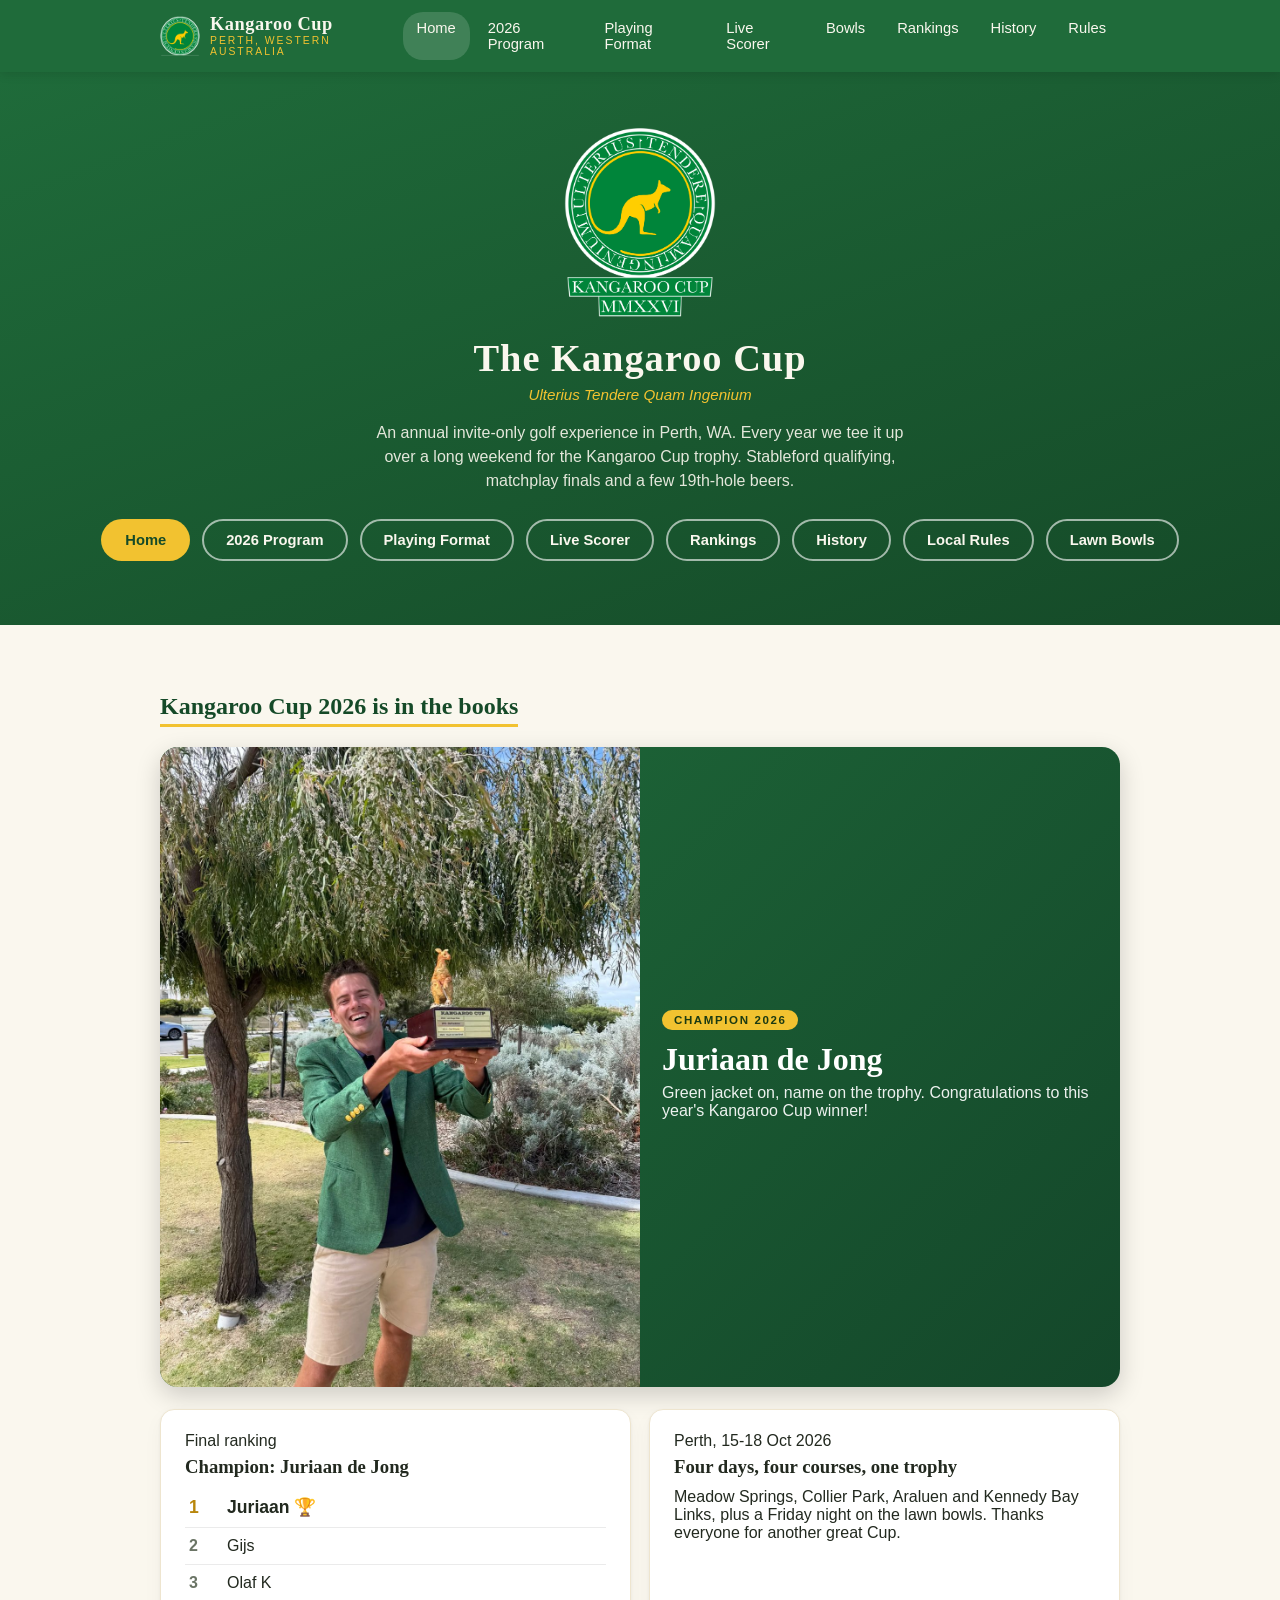
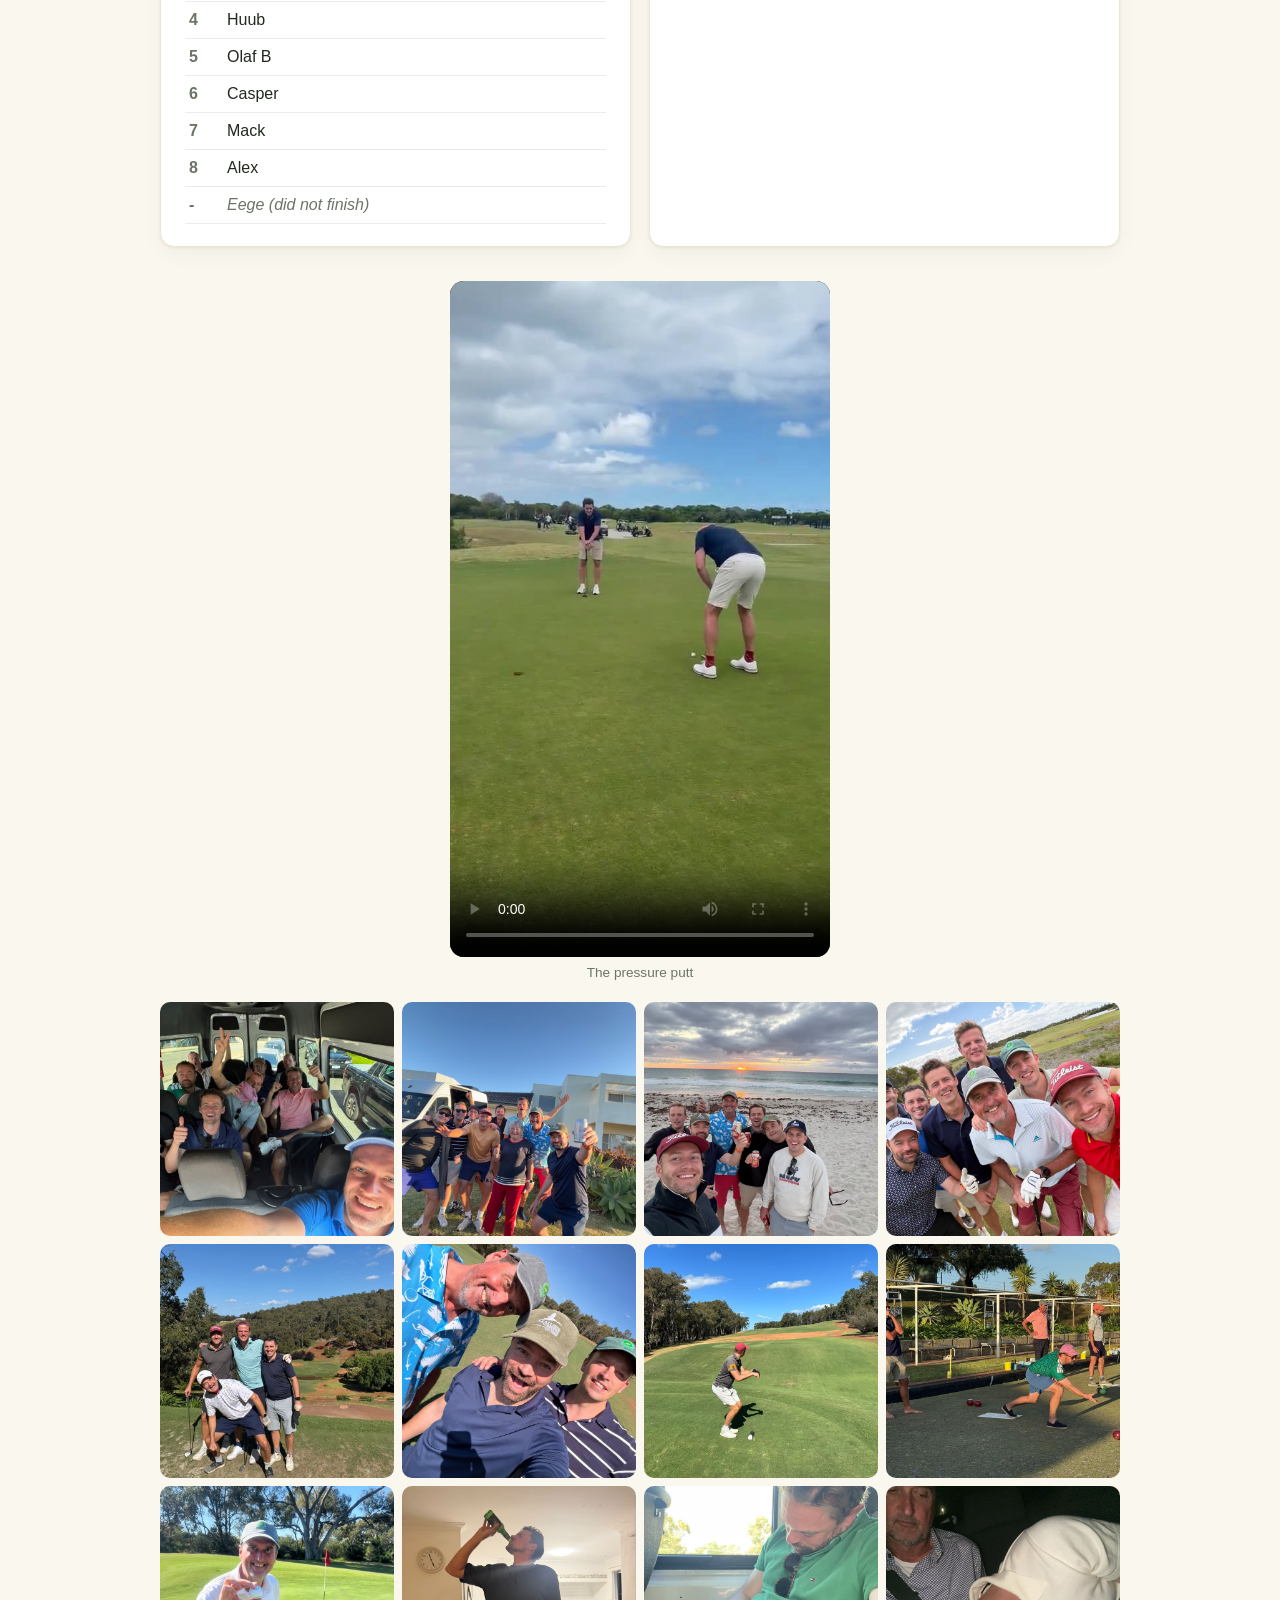
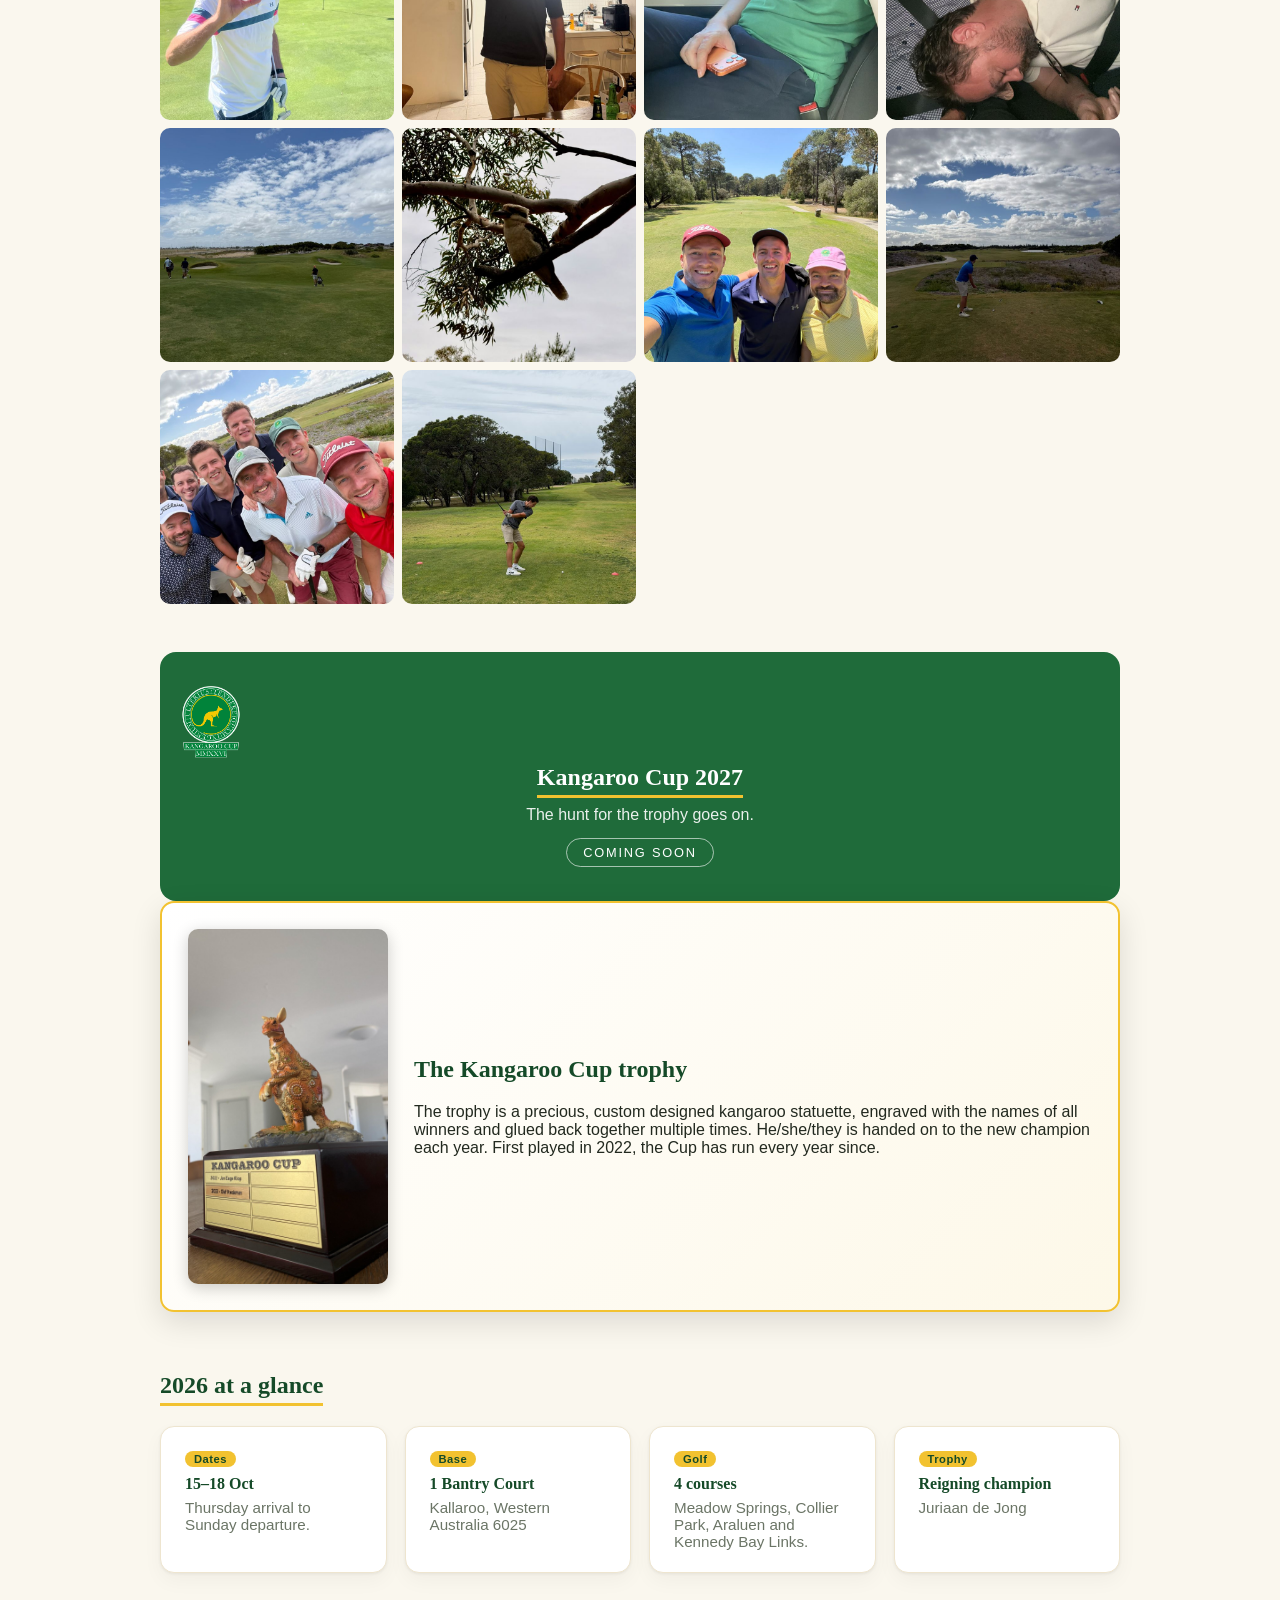
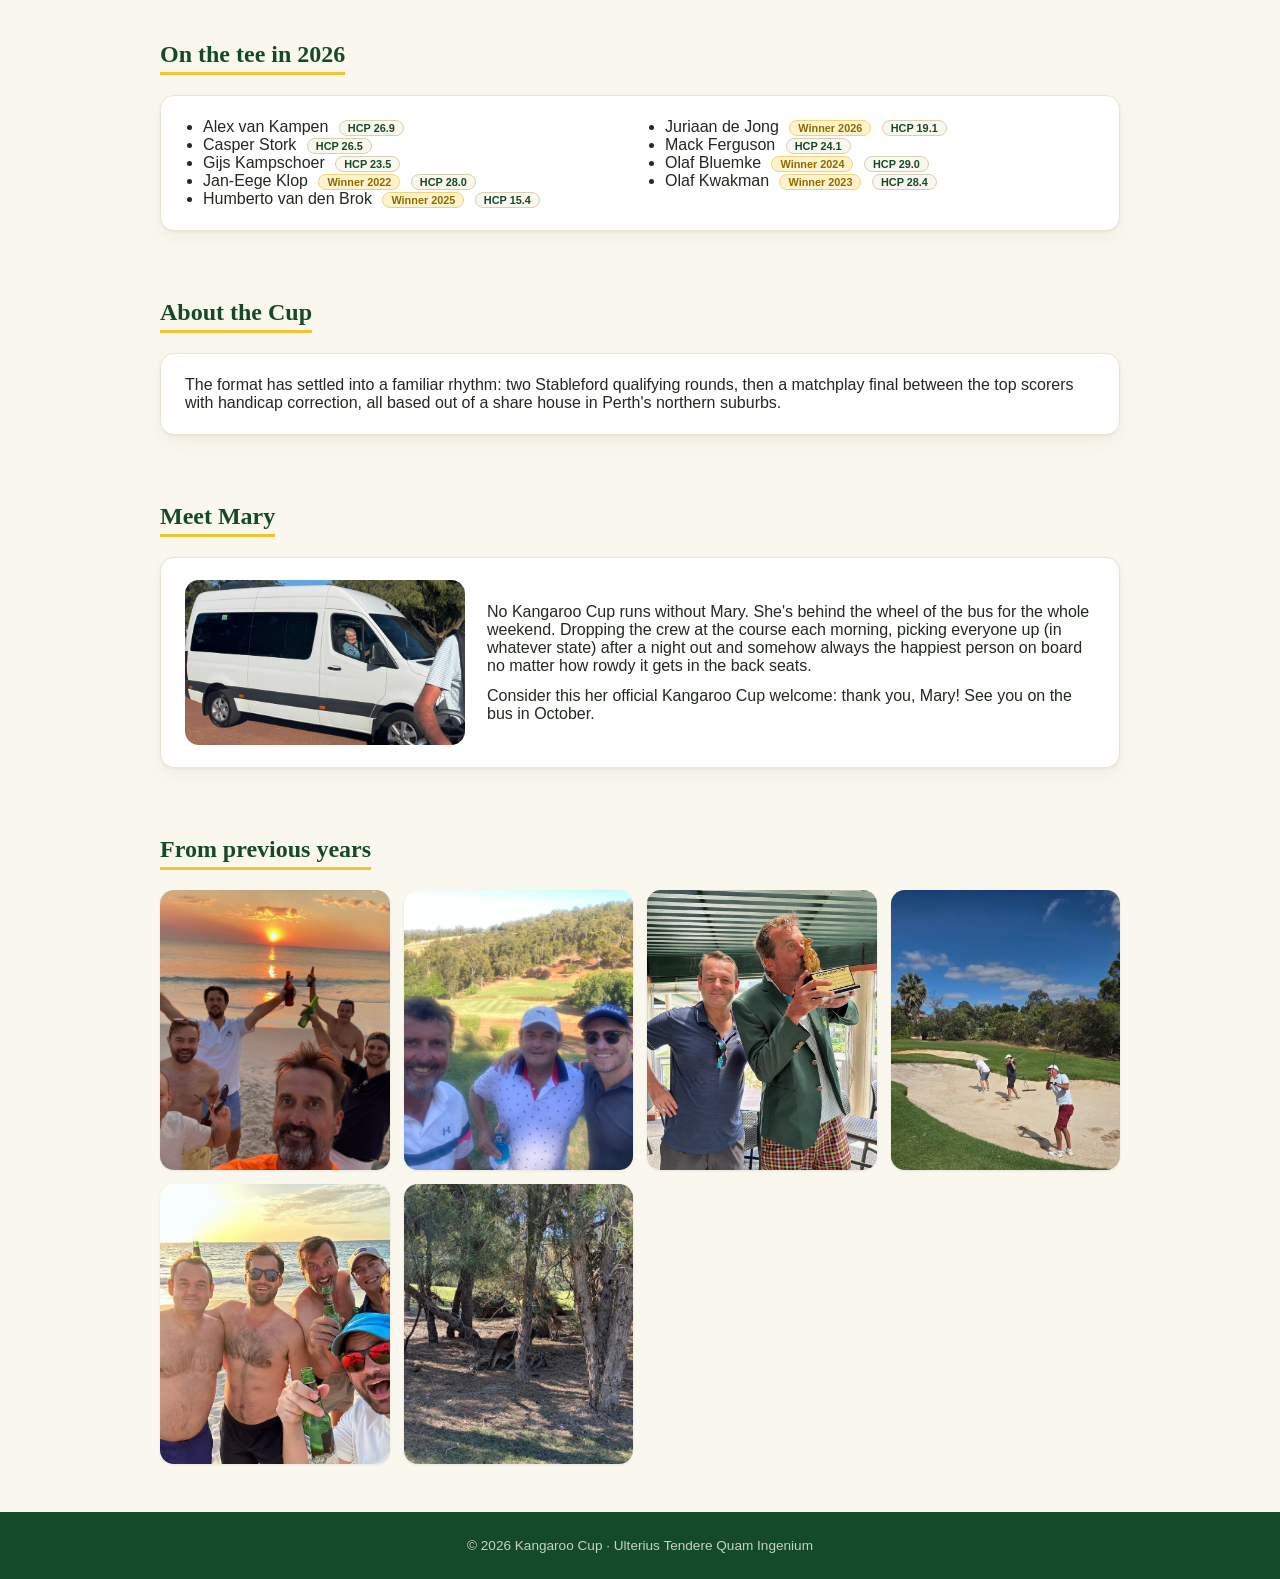
<file: index.html>
<!DOCTYPE html>
<html lang="en">
<head>
<meta charset="UTF-8">
<meta name="viewport" content="width=device-width, initial-scale=1, viewport-fit=cover">
<title>Kangaroo Cup | Perth, Western Australia</title>
<meta name="description" content="The Kangaroo Cup: an annual golf trip in Perth, Western Australia. 2026 program, rankings and history.">
<meta name="theme-color" content="#1f6b3a">
<link rel="manifest" href="manifest.json">
<link rel="icon" href="assets/img/favicon-32-v2.png">
<link rel="apple-touch-icon" href="assets/img/apple-touch-icon-v2.png">
<link rel="stylesheet" href="css/style.css">
<style>
.kc-final{display:grid;gap:18px;grid-template-columns:1fr;margin-bottom:34px}
.kc-final ol{list-style:none;padding:0;margin:0}
.kc-final li{display:flex;gap:12px;align-items:center;padding:9px 4px;border-bottom:1px solid rgba(0,0,0,.08)}
.kc-final li .pos{width:26px;font-weight:800;color:var(--muted,#666)}
.kc-final li.win{font-weight:800;font-size:1.1rem}
.kc-final li.win .pos{color:#b8860b}
.kc-final li.dnf{color:var(--muted,#666);font-style:italic}
.kc-gallery{display:grid;grid-template-columns:repeat(2,1fr);gap:8px}
.kc-gallery a{display:block;aspect-ratio:1/1;overflow:hidden;border-radius:10px;background:#ddd}
.kc-gallery img{width:100%;height:100%;object-fit:cover;display:block}
@media(min-width:700px){.kc-gallery{grid-template-columns:repeat(4,1fr)}.kc-final{grid-template-columns:1fr 1fr}}
.kc-next{text-align:center;padding:34px 20px;margin:34px 0;border-radius:16px;background:#1f6b3a;color:#fff}
.kc-next h2{margin:6px 0 8px;color:#fff}
.kc-next p{margin:0;opacity:.9}
.kc-next .kc-soon{display:inline-block;margin-top:14px;padding:6px 16px;border:1px solid rgba(255,255,255,.6);border-radius:999px;font-size:.8rem;letter-spacing:.14em;text-transform:uppercase}
</style>
<style>
.kc-lb{position:fixed;inset:0;z-index:9999;background:rgba(0,0,0,.92);display:none;align-items:center;justify-content:center;touch-action:pan-y}
.kc-lb.open{display:flex}
.kc-lb img{max-width:100%;max-height:100%;object-fit:contain}
.kc-lb button{position:absolute;background:rgba(255,255,255,.18);color:#fff;border:0;border-radius:999px;font-size:1.6rem;line-height:1;cursor:pointer;width:48px;height:48px}
.kc-lb .x{top:max(14px,env(safe-area-inset-top));right:14px}
.kc-lb .p{left:10px;top:50%;margin-top:-24px}
.kc-lb .n{right:10px;top:50%;margin-top:-24px}
.kc-lb .c{position:absolute;bottom:max(14px,env(safe-area-inset-bottom));left:0;right:0;text-align:center;color:#fff;opacity:.8;font-size:.85rem}
</style>
<style>
.kc-winner{display:grid;grid-template-columns:1fr;gap:0;margin:0 0 22px;border-radius:18px;overflow:hidden;background:linear-gradient(135deg,#1f6b3a,#14472a);color:#fff;box-shadow:0 8px 24px rgba(0,0,0,.18)}
.kc-winner img{width:100%;display:block;max-height:560px;object-fit:cover;object-position:50% 30%}
.kc-winner .txt{padding:22px 22px 26px;display:flex;flex-direction:column;justify-content:center}
.kc-winner .lab{display:inline-block;align-self:flex-start;background:#f2c230;color:#1b3a12;font-weight:800;font-size:.72rem;letter-spacing:.14em;text-transform:uppercase;padding:4px 12px;border-radius:999px}
.kc-winner h3{margin:12px 0 6px;font-size:2rem;line-height:1.1;color:#fff}
.kc-winner p{margin:0;opacity:.92}
@media(min-width:700px){.kc-winner{grid-template-columns:1fr 1fr}.kc-winner img{max-height:none;height:100%}}
.kc-video{max-width:380px;margin:6px auto 22px;text-align:center}
.kc-video video{width:100%;border-radius:14px;background:#000;display:block}
.kc-video p{margin:8px 0 0;font-size:.85rem;color:var(--muted,#666)}
</style>
</head>
<body>

<div id="site-header"></div>

<section class="hero">
  <img class="crest" src="assets/img/crest-hero.png" alt="Kangaroo Cup crest">
  <h1>The Kangaroo Cup</h1>
  <p class="motto">Ulterius Tendere Quam Ingenium</p>
  <p class="lead">
    An annual invite-only golf experience in Perth, WA. Every year we tee it
    up over a long weekend for the Kangaroo Cup trophy. Stableford qualifying,
    matchplay finals and a few 19th-hole beers.
  </p>
  <div class="hero-actions">
    <a class="btn btn-gold" href="index.html">Home</a>
    <a class="btn btn-outline" href="program.html">2026 Program</a>
    <a class="btn btn-outline" href="format.html">Playing Format</a>
    <a class="btn btn-outline" href="calculator.html">Live Scorer</a>
    <a class="btn btn-outline" href="results.html">Rankings</a>
    <a class="btn btn-outline" href="history.html">History</a>
    <a class="btn btn-outline" href="rules.html">Local Rules</a>
    <a class="btn btn-outline" href="bowls.html">Lawn Bowls</a>
  </div>
</section>

<main class="wrap">

  <section>
    <h2>Kangaroo Cup 2026 is in the books</h2>
    <div class="kc-winner">
      <img src="assets/gallery2026/winner-2026.jpg" alt="Juriaan de Jong in the green jacket, holding the Kangaroo Cup trophy">
      <div class="txt">
        <span class="lab">Champion 2026</span>
        <h3>Juriaan de Jong</h3>
        <p>Green jacket on, name on the trophy. Congratulations to this year's Kangaroo Cup winner!</p>
      </div>
    </div>
    <div class="kc-final">
      <div class="card">
        <span class="tag">Final ranking</span>
        <h3 style="margin:6px 0 10px;">Champion: Juriaan de Jong</h3>
        <ol>
        <li class="win"><span class="pos">1</span><span>Juriaan 🏆</span></li>
        <li><span class="pos">2</span><span>Gijs</span></li>
        <li><span class="pos">3</span><span>Olaf K</span></li>
        <li><span class="pos">4</span><span>Huub</span></li>
        <li><span class="pos">5</span><span>Olaf B</span></li>
        <li><span class="pos">6</span><span>Casper</span></li>
        <li><span class="pos">7</span><span>Mack</span></li>
        <li><span class="pos">8</span><span>Alex</span></li>
        <li class="dnf"><span class="pos">-</span><span>Eege (did not finish)</span></li>
        </ol>
      </div>
      <div class="card">
        <span class="tag">Perth, 15-18 Oct 2026</span>
        <h3 style="margin:6px 0 10px;">Four days, four courses, one trophy</h3>
        <p style="margin:0;">Meadow Springs, Collier Park, Araluen and Kennedy Bay Links, plus a Friday night on the lawn bowls. Thanks everyone for another great Cup.</p>
      </div>
    </div>
    <div class="kc-video">
      <video controls playsinline preload="metadata" poster="assets/video2026/pressure-put.jpg">
        <source src="assets/video2026/pressure-put.mp4" type="video/mp4">
      </video>
      <p>The pressure putt</p>
    </div>
    <div class="kc-gallery">
      <a href="assets/gallery2026/2026-01.jpg"><img src="assets/gallery2026/2026-01.jpg" loading="lazy" alt="Kangaroo Cup 2026 photo 1"></a>
      <a href="assets/gallery2026/2026-02.jpg"><img src="assets/gallery2026/2026-02.jpg" loading="lazy" alt="Kangaroo Cup 2026 photo 2"></a>
      <a href="assets/gallery2026/2026-03.jpg"><img src="assets/gallery2026/2026-03.jpg" loading="lazy" alt="Kangaroo Cup 2026 photo 3"></a>
      <a href="assets/gallery2026/2026-04.jpg"><img src="assets/gallery2026/2026-04.jpg" loading="lazy" alt="Kangaroo Cup 2026 photo 4"></a>
      <a href="assets/gallery2026/2026-05.jpg"><img src="assets/gallery2026/2026-05.jpg" loading="lazy" alt="Kangaroo Cup 2026 photo 5"></a>
      <a href="assets/gallery2026/2026-06.jpg"><img src="assets/gallery2026/2026-06.jpg" loading="lazy" alt="Kangaroo Cup 2026 photo 6"></a>
      <a href="assets/gallery2026/2026-07.jpg"><img src="assets/gallery2026/2026-07.jpg" loading="lazy" alt="Kangaroo Cup 2026 photo 7"></a>
      <a href="assets/gallery2026/2026-08.jpg"><img src="assets/gallery2026/2026-08.jpg" loading="lazy" alt="Kangaroo Cup 2026 photo 8"></a>
      <a href="assets/gallery2026/2026-09.jpg"><img src="assets/gallery2026/2026-09.jpg" loading="lazy" alt="Kangaroo Cup 2026 photo 9"></a>
      <a href="assets/gallery2026/2026-10.jpg"><img src="assets/gallery2026/2026-10.jpg" loading="lazy" alt="Kangaroo Cup 2026 photo 10"></a>
      <a href="assets/gallery2026/2026-11.jpg"><img src="assets/gallery2026/2026-11.jpg" loading="lazy" alt="Kangaroo Cup 2026 photo 11"></a>
      <a href="assets/gallery2026/2026-12.jpg"><img src="assets/gallery2026/2026-12.jpg" loading="lazy" alt="Kangaroo Cup 2026 photo 12"></a>
      <a href="assets/gallery2026/2026-13.jpg"><img src="assets/gallery2026/2026-13.jpg" loading="lazy" alt="Kangaroo Cup 2026 photo 13"></a>
      <a href="assets/gallery2026/2026-14.jpg"><img src="assets/gallery2026/2026-14.jpg" loading="lazy" alt="Kangaroo Cup 2026 photo 14"></a>
      <a href="assets/gallery2026/2026-15.jpg"><img src="assets/gallery2026/2026-15.jpg" loading="lazy" alt="Kangaroo Cup 2026 photo 15"></a>
      <a href="assets/gallery2026/2026-16.jpg"><img src="assets/gallery2026/2026-16.jpg" loading="lazy" alt="Kangaroo Cup 2026 photo 16"></a>
      <a href="assets/gallery2026/2026-17.jpg"><img src="assets/gallery2026/2026-17.jpg" loading="lazy" alt="Kangaroo Cup 2026 photo 17"></a>
      <a href="assets/gallery2026/2026-18.jpg"><img src="assets/gallery2026/2026-18.jpg" loading="lazy" alt="Kangaroo Cup 2026 photo 18"></a>
    </div>
  </section>

  <section class="kc-next">
    <img src="assets/img/crest-hero.png" alt="" style="height:72px;opacity:.95;">
    <h2>Kangaroo Cup 2027</h2>
    <p>The hunt for the trophy goes on.</p>
    <span class="kc-soon">Coming soon</span>
  </section>


  <section class="trophy-hero">
    <div class="trophy-hero-inner">
      <img class="trophy-hero-photo" src="assets/gallery/trophy-closeup.jpg" alt="The Kangaroo Cup trophy">
      <div>
        <h2 style="margin-top:0;">The Kangaroo Cup trophy</h2>
        <p style="margin:0;">
          The trophy is a precious, custom designed kangaroo statuette,
          engraved with the names of all winners and glued back together
          multiple times. He/she/they is handed on to the new champion
          each year. First played in 2022, the Cup has run every year
          since.
        </p>
      </div>
    </div>
  </section>

  <section>
    <h2>2026 at a glance</h2>
    <div class="card-grid">
      <div class="card info-card">
        <span class="tag">Dates</span>
        <h3>15&ndash;18 Oct</h3>
        <p>Thursday arrival to Sunday departure.</p>
      </div>
      <div class="card info-card">
        <span class="tag">Base</span>
        <h3>1 Bantry Court</h3>
        <p>Kallaroo, Western Australia 6025</p>
      </div>
      <div class="card info-card">
        <span class="tag">Golf</span>
        <h3>4 courses</h3>
        <p>Meadow Springs, Collier Park, Araluen and Kennedy Bay Links.</p>
      </div>
      <div class="card info-card">
        <span class="tag">Trophy</span>
        <h3>Reigning champion</h3>
      <p>Juriaan de Jong</p>
      </div>
    </div>
  </section>

  <section>
    <h2>On the tee in 2026</h2>
    <div class="card">
      <ul style="margin:0; padding-left:18px; columns:2; column-gap:32px;">
        <li>Alex van Kampen <span class="hcp-badge">HCP 26.9</span></li>
        <li>Casper Stork <span class="hcp-badge">HCP 26.5</span></li>
        <li>Gijs Kampschoer <span class="hcp-badge">HCP 23.5</span></li>
        <li>Jan-Eege Klop <span class="badge-tbd">Winner 2022</span> <span class="hcp-badge">HCP 28.0</span></li>
        <li>Humberto van den Brok <span class="badge-tbd">Winner 2025</span> <span class="hcp-badge">HCP 15.4</span></li>
        <li>Juriaan de Jong <span class="badge-tbd">Winner 2026</span> <span class="hcp-badge">HCP 19.1</span></li>
        <li>Mack Ferguson <span class="hcp-badge">HCP 24.1</span></li>
        <li>Olaf Bluemke <span class="badge-tbd">Winner 2024</span> <span class="hcp-badge">HCP 29.0</span></li>
        <li>Olaf Kwakman <span class="badge-tbd">Winner 2023</span> <span class="hcp-badge">HCP 28.4</span></li>
      </ul>
    </div>
  </section>

  <section>
    <h2>About the Cup</h2>
    <div class="card">
      <p style="margin:0;">
        The format has settled into a familiar rhythm: two Stableford
        qualifying rounds, then a matchplay final between the top scorers
        with handicap correction, all based out of a share house in
        Perth's northern suburbs.
      </p>
    </div>
  </section>

  <section>
    <h2>Meet Mary</h2>
    <div class="card mary-card">
      <img class="mary-photo" src="assets/gallery/mary-bus-closeup.jpg" alt="Mary and the Kangaroo Cup bus">
      <div>
        <p style="margin:0 0 12px;">
          No Kangaroo Cup runs without Mary. She's behind the wheel of the
          bus for the whole weekend. Dropping the crew at the course each
          morning, picking everyone up (in whatever state) after a night
          out and somehow always the happiest person on board no matter how
          rowdy it gets in the back seats.
        </p>
        <p style="margin:0;">
          Consider this her official Kangaroo Cup welcome: thank you, Mary!
          See you on the bus in October.
        </p>
      </div>
    </div>
  </section>

  <section>
    <h2>From previous years</h2>
    <div class="photo-grid">
      <img src="assets/gallery/beach-sunset-toast.jpg" alt="Sunset toast on the beach">
      <img src="assets/gallery/golf-selfie-three.jpg" alt="Three players on the golf course">
      <img src="assets/gallery/trophy-kiss.jpg" alt="A kiss for the Kangaroo Cup trophy">
      <img src="assets/gallery/bunker-shots.jpg" alt="Bunker shots on the course">
      <img src="assets/gallery/beach-group-2.jpg" alt="The crew on the beach">
      <img src="assets/gallery/kangaroos-shade.jpg" alt="Kangaroos on the course">
    </div>
  </section>

</main>

<div id="site-footer"></div>

<script src="js/data.js"></script>
<script src="js/app.js"></script>
<script>
(function(){
  var links=[].slice.call(document.querySelectorAll('.kc-gallery a'));if(!links.length)return;
  var lb=document.createElement('div');lb.className='kc-lb';
  lb.innerHTML='<img alt=""><button class="x" aria-label="Close">\u00d7</button><button class="p" aria-label="Previous">\u2039</button><button class="n" aria-label="Next">\u203a</button><div class="c"></div>';
  document.body.appendChild(lb);
  var img=lb.querySelector('img'),cnt=lb.querySelector('.c'),cur=0,sx=null;
  function show(k){cur=(k+links.length)%links.length;img.src=links[cur].getAttribute('href');cnt.textContent=(cur+1)+' / '+links.length;lb.classList.add('open');document.body.style.overflow='hidden';}
  function hide(){lb.classList.remove('open');img.removeAttribute('src');document.body.style.overflow='';}
  links.forEach(function(a,k){a.addEventListener('click',function(e){e.preventDefault();show(k);});});
  lb.addEventListener('click',function(e){if(e.target.classList.contains('p')){show(cur-1);}else if(e.target.classList.contains('n')){show(cur+1);}else{hide();}});
  document.addEventListener('keydown',function(e){if(!lb.classList.contains('open'))return;if(e.key==='Escape')hide();else if(e.key==='ArrowLeft')show(cur-1);else if(e.key==='ArrowRight')show(cur+1);});
  lb.addEventListener('touchstart',function(e){sx=e.touches[0].clientX;},{passive:true});
  lb.addEventListener('touchend',function(e){if(sx===null)return;var dx=e.changedTouches[0].clientX-sx;sx=null;if(Math.abs(dx)>60){e.preventDefault();show(dx<0?cur+1:cur-1);}},{passive:false});
})();
</script>
</body>
</html>
</file>
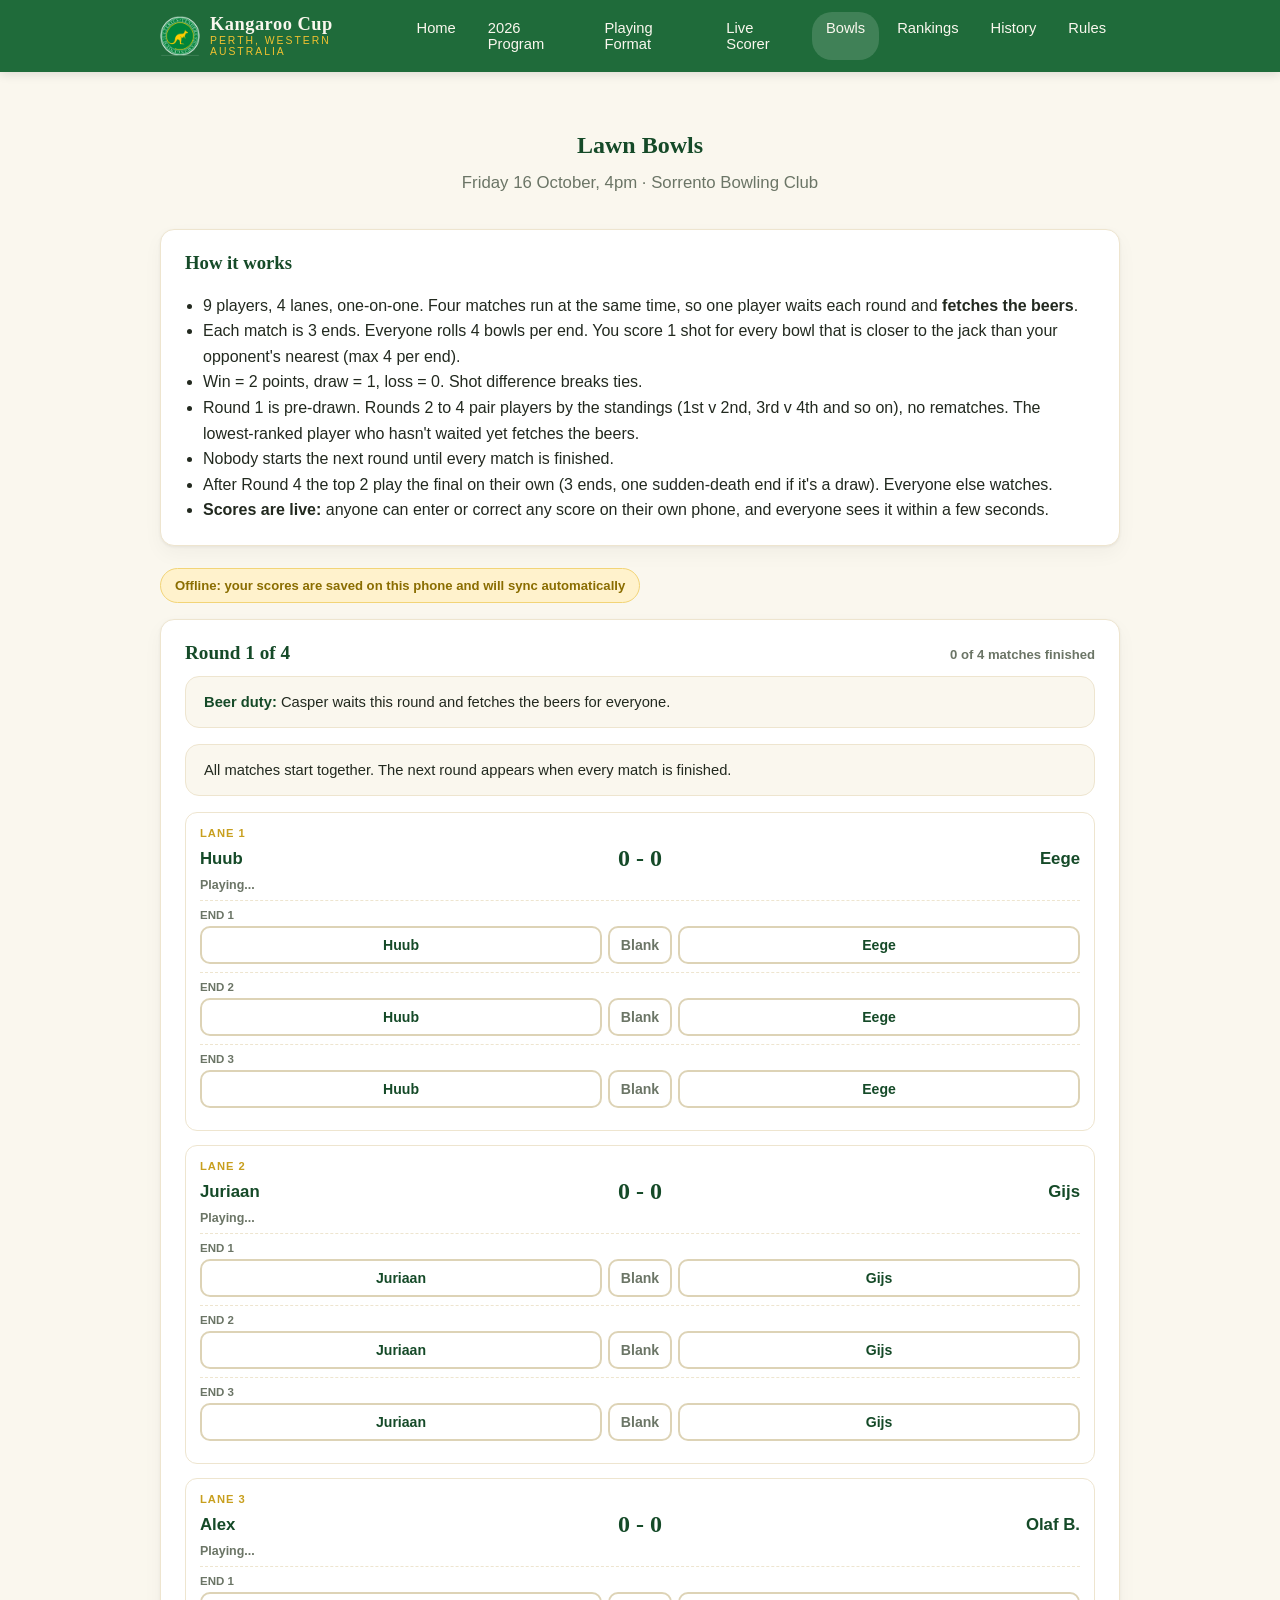
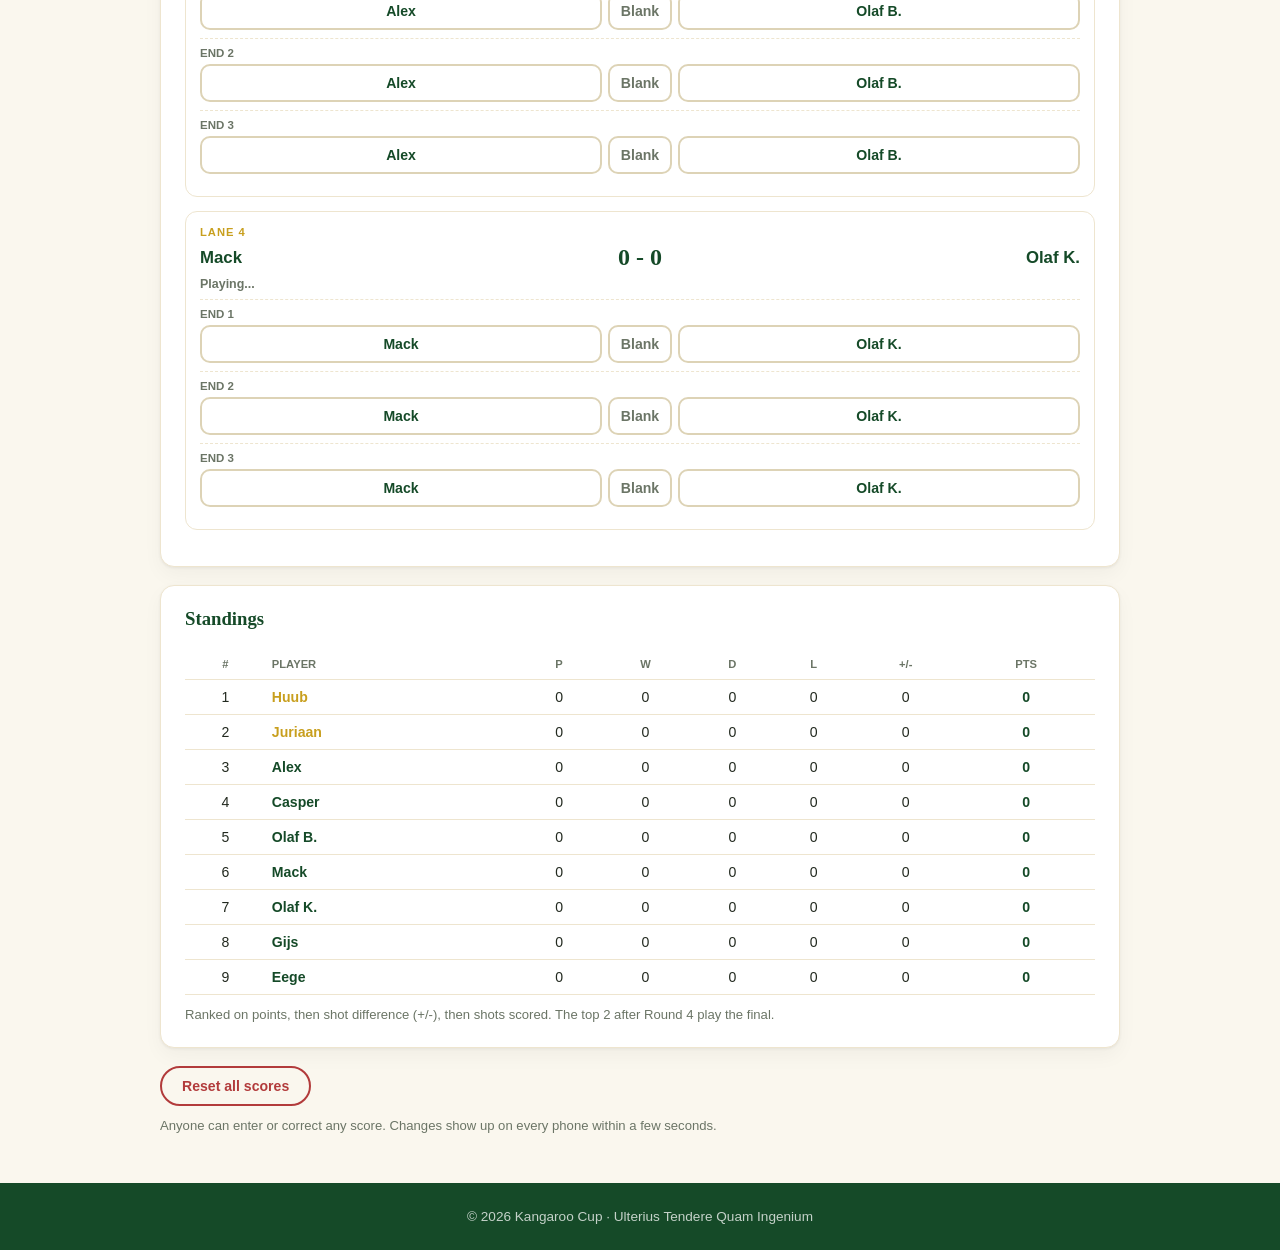
<file: bowls.html>
<!DOCTYPE html>
<html lang="en">
<head>
<meta charset="UTF-8">
<meta name="viewport" content="width=device-width, initial-scale=1, viewport-fit=cover">
<title>Lawn Bowls | Kangaroo Cup</title>
<meta name="theme-color" content="#1f6b3a">
<link rel="manifest" href="manifest.json">
<link rel="icon" href="assets/img/favicon-32-v2.png">
<link rel="apple-touch-icon" href="assets/img/apple-touch-icon-v2.png">
<link rel="stylesheet" href="css/style.css">
<style>
  .bw-btn-secondary {
    background:transparent; color:var(--green-dark); border:2px solid var(--green);
    padding:10px 20px; border-radius:30px; font-weight:600; font-size:.88rem; cursor:pointer;
    font-family:inherit;
  }
  .bw-btn-secondary:active { transform:scale(.97); }
  .bw-btn-danger { border-color:#b23b3b; color:#b23b3b; }
  .bw-note { font-size:.82rem; color:var(--muted); margin:10px 0 0; line-height:1.5; }

  .bw-banner {
    border-radius:var(--radius); padding:14px 18px; margin-bottom:16px;
    background:var(--cream); border:1px solid #eee5cf; font-size:.92rem; line-height:1.5;
  }
  .bw-banner strong { color:var(--green-dark); }
  .bw-banner.gold { background:linear-gradient(135deg,#fff 0%,#fdf8e8 100%); border:2px solid var(--gold); }
  .bw-banner.ready { background:var(--green); color:#fff; border-color:var(--green-dark); }
  .bw-banner.ready strong { color:var(--gold); }
  .bw-sync { font-size:.82rem; padding:9px 14px; margin-bottom:16px; border-radius:30px; display:inline-block; font-weight:700; }
  .bw-sync.live { background:#e4f3e6; color:#1f6b3a; border:1px solid #bcd9bf; }
  .bw-sync.off { background:#fff2cc; color:#8a6d00; border:1px solid #f2d477; }
  .bw-sync.local { background:#eee; color:#555; border:1px solid #ddd; }

  .bw-round-head { display:flex; justify-content:space-between; align-items:baseline; flex-wrap:wrap; gap:6px; margin-bottom:12px; }
  .bw-round-head h3 { margin:0; color:var(--green-dark); font-size:1.2rem; }
  .bw-progress { font-size:.82rem; color:var(--muted); font-weight:600; }

  .bw-match { border:1px solid #eee5cf; border-radius:12px; padding:14px; margin-bottom:14px; background:#fff; }
  .bw-match.done { background:#f6fbf5; border-color:#bcd9bf; }
  .bw-lane { font-size:.7rem; font-weight:800; letter-spacing:1px; text-transform:uppercase; color:var(--gold-dark); margin-bottom:6px; }
  .bw-vs { display:flex; align-items:center; justify-content:space-between; gap:8px; margin-bottom:6px; }
  .bw-player { flex:1; font-weight:800; color:var(--green-dark); font-size:1.05rem; }
  .bw-player.right { text-align:right; }
  .bw-score { font-family:Georgia,serif; font-weight:800; font-size:1.5rem; color:var(--green-dark); white-space:nowrap; }
  .bw-status { font-size:.78rem; font-weight:700; color:var(--muted); margin-bottom:8px; }
  .bw-status.win { color:var(--green); }

  .bw-end { padding:8px 0; border-top:1px dashed #eee5cf; }
  .bw-end-label { font-size:.72rem; font-weight:700; color:var(--muted); text-transform:uppercase; margin-bottom:5px; }
  .bw-end-btns { display:flex; gap:6px; }
  .bw-pick, .bw-shot {
    border:2px solid #ddd3b6; background:#fff; color:var(--green-dark); border-radius:10px;
    font-weight:700; font-size:.88rem; padding:9px 6px; cursor:pointer; font-family:inherit;
  }
  .bw-pick { flex:1; min-width:0; overflow:hidden; text-overflow:ellipsis; white-space:nowrap; }
  .bw-pick.x { flex:0 0 64px; color:var(--muted); }
  .bw-pick.sel, .bw-shot.sel { background:var(--green); border-color:var(--green-dark); color:#fff; }
  .bw-pick.x.sel { background:#8a8f85; border-color:#6b7566; }
  .bw-shots { display:flex; gap:6px; margin-top:6px; align-items:center; }
  .bw-shots span { font-size:.72rem; font-weight:700; color:var(--muted); margin-right:2px; }
  .bw-shot { flex:1; padding:8px 0; }

  .bw-table { width:100%; border-collapse:collapse; }
  .bw-table th, .bw-table td { padding:9px 6px; text-align:center; border-bottom:1px solid #eee5cf; font-size:.88rem; }
  .bw-table th { color:var(--muted); font-weight:700; font-size:.7rem; text-transform:uppercase; }
  .bw-table td.name { text-align:left; font-weight:700; color:var(--green-dark); }
  .bw-table td.pts { font-weight:800; color:var(--green-dark); }
  .bw-table tr.top td.name { color:var(--gold-dark); }

  .bw-chips { display:flex; flex-wrap:wrap; gap:8px; margin-top:8px; }
  .bw-chip { background:var(--cream); border:1px solid #eee5cf; border-radius:20px; padding:5px 13px; font-size:.82rem; font-weight:600; color:var(--green-dark); }
  .bw-hist-round summary { cursor:pointer; font-weight:700; color:var(--green-dark); padding:6px 0; }
  .bw-champ { text-align:center; padding:22px 16px; }
  .bw-champ .name { font-family:Georgia,serif; font-size:2rem; font-weight:800; color:var(--green-dark); margin:6px 0; }
  .bw-btn-row { display:flex; gap:10px; flex-wrap:wrap; margin-top:12px; }
</style>
</head>
<body>

<div id="site-header"></div>

<main class="wrap" style="padding-top:40px;">

  <section class="format-hero">
    <h2 style="border:none; padding-bottom:0;">Lawn Bowls</h2>
    <p class="subtitle">Friday 16 October, 4pm &middot; Sorrento Bowling Club</p>
  </section>

  <section style="margin-bottom:22px;">
    <div class="card">
      <h3 style="margin-top:0; color:var(--green-dark);">How it works</h3>
      <ul style="margin:0; padding-left:18px; line-height:1.6;">
        <li>9 players, 4 lanes, one-on-one. Four matches run at the same time, so one player waits each round and <strong>fetches the beers</strong>.</li>
        <li>Each match is 3 ends. Everyone rolls 4 bowls per end. You score 1 shot for every bowl that is closer to the jack than your opponent's nearest (max 4 per end).</li>
        <li>Win = 2 points, draw = 1, loss = 0. Shot difference breaks ties.</li>
        <li>Round 1 is pre-drawn. Rounds 2 to 4 pair players by the standings (1st v 2nd, 3rd v 4th and so on), no rematches. The lowest-ranked player who hasn't waited yet fetches the beers.</li>
        <li>Nobody starts the next round until every match is finished.</li>
        <li>After Round 4 the top 2 play the final on their own (3 ends, one sudden-death end if it's a draw). Everyone else watches.</li>
        <li><strong>Scores are live:</strong> anyone can enter or correct any score on their own phone, and everyone sees it within a few seconds.</li>
      </ul>
    </div>
  </section>

  <section>
    <div id="bw-sync"></div>
    <div id="bw-app"></div>
  </section>

</main>

<div id="site-footer"></div>

<script src="js/data.js"></script>
<script src="js/app.js"></script>
<script src="js/cloud.js"></script>
<script>
(function () {
  var PLAYERS = ["Huub", "Juriaan", "Alex", "Casper", "Olaf B.", "Mack", "Olaf K.", "Gijs", "Eege"];
  var IDX = {};
  PLAYERS.forEach(function (p, i) { IDX[p] = i; });
  var ROUND1 = [["Huub", "Eege"], ["Juriaan", "Gijs"], ["Alex", "Olaf B."], ["Mack", "Olaf K."]];
  var WAITER1 = "Casper";
  var SWISS_ROUNDS = 4;
  var ENDS = 3;
  var LS_KEY = "kc-bowls-2026-live-v1";
  var Cloud = window.KCCloud;
  var CLOUD = !!(Cloud && Cloud.enabled());

  var remote = { ends: {}, manual: {} };   /* last copy seen on the server */
  var queue = [];                           /* writes not yet confirmed: {p, v} */
  var data = { ends: {}, manual: {} };      /* remote + queue (what we show) */
  var rounds = [];
  var openRounds = {};
  var online = true, lastSync = 0, lastWriteDone = 0, lastKey = "";

  function esc(s) { return String(s).replace(/&/g, "&amp;").replace(/</g, "&lt;").replace(/>/g, "&gt;"); }
  function clone(o) { return JSON.parse(JSON.stringify(o)); }
  function norm(r) { r = r || {}; return { ends: r.ends || {}, manual: r.manual || {} }; }

  /* ---------- storage + queue ---------- */
  function loadLocal() {
    try {
      var s = JSON.parse(localStorage.getItem(LS_KEY));
      if (s) { remote = norm(s.remote); queue = s.queue || []; }
    } catch (e) {}
  }
  function saveLocal() {
    try { localStorage.setItem(LS_KEY, JSON.stringify({ remote: remote, queue: queue })); } catch (e) {}
  }

  function applyOp(d, op) {
    var parts = op.p.split("/");
    var cur = d;
    for (var i = 0; i < parts.length - 1; i++) {
      var k = parts[i];
      if (cur[k] === null || cur[k] === undefined || typeof cur[k] !== "object") cur[k] = {};
      cur = cur[k];
    }
    var last = parts[parts.length - 1];
    if (op.v === null) { if (Array.isArray(cur)) cur[last] = null; else delete cur[last]; }
    else cur[last] = op.v;
  }

  function rebuild() {
    data = clone(remote);
    data.ends = data.ends || {};
    data.manual = data.manual || {};
    queue.forEach(function (op) { applyOp(data, op); });
    rounds = computeRounds();
  }

  var flushing = false;
  function flush() {
    if (!CLOUD || flushing || !queue.length) return;
    flushing = true;
    var op = queue[0];
    Cloud.put("bowls/" + op.p, op.v).then(function () {
      queue = queue.filter(function (o) { return o !== op; });
      applyOp(remote, op);
      lastWriteDone = Date.now();
      online = true;
      flushing = false;
      saveLocal();
      refresh();
      flush();
    }).catch(function () {
      flushing = false;
      online = false;
      renderSync();
      setTimeout(flush, 4000);
    });
  }

  function enqueue(path, value) {
    queue = queue.filter(function (o) { return o.p !== path; });
    queue.push({ p: path, v: value });
    saveLocal();
    if (!CLOUD) { applyOp(remote, { p: path, v: value }); queue = []; saveLocal(); }
    refresh();
    flush();
  }

  /* ---------- scoring helpers ---------- */
  function mkey(n, a, b) {
    var x = IDX[a], y = IDX[b];
    return "r" + n + "_" + Math.min(x, y) + "_" + Math.max(x, y);
  }

  function endAt(r, m, i) {
    var rec = data.ends[mkey(r.n, m.a, m.b)];
    var e = rec ? rec[i] : null;
    if (!e) return null;
    var side = e.w === -1 ? "x" : (e.w === IDX[m.a] ? "a" : (e.w === IDX[m.b] ? "b" : null));
    if (!side) return null;
    return { w: side, s: side === "x" ? 0 : (e.s | 0) };
  }

  function endDone(e) { return !!e && (e.w === "x" || ((e.w === "a" || e.w === "b") && e.s >= 1)); }

  function totalsN(r, m, n) {
    var a = 0, b = 0;
    for (var i = 0; i < n; i++) {
      var e = endAt(r, m, i);
      if (!e) continue;
      if (e.w === "a") a += e.s; else if (e.w === "b") b += e.s;
    }
    return { a: a, b: b };
  }

  function neededEnds(r, m) {
    var n = ENDS;
    if (r.kind !== "final") return n;
    while (n < 40) {
      for (var i = 0; i < n; i++) { if (!endDone(endAt(r, m, i))) return n; }
      var t = totalsN(r, m, n);
      if (t.a !== t.b) return n;
      n++;
    }
    return n;
  }

  function matchStatus(r, m) {
    var n = neededEnds(r, m), all = true;
    for (var i = 0; i < n; i++) { if (!endDone(endAt(r, m, i))) { all = false; break; } }
    var t = totalsN(r, m, n);
    var complete = all && (r.kind !== "final" || t.a !== t.b);
    var result = null;
    if (complete) result = t.a > t.b ? "a" : (t.b > t.a ? "b" : "draw");
    return { n: n, a: t.a, b: t.b, complete: complete, result: result };
  }

  function roundComplete(r) {
    return r.matches.every(function (m) { return matchStatus(r, m).complete; });
  }

  /* ---------- standings ---------- */
  function cmp(x, y) {
    return (y.pts - x.pts) || (y.diff - x.diff) || (y.sf - x.sf) || (y.man - x.man) || (x.seed - y.seed);
  }
  function tiedKey(r) { return r.pts + "|" + r.diff + "|" + r.sf + "|" + r.man; }

  function standingsFor(rs) {
    var rec = {};
    PLAYERS.forEach(function (p, i) { rec[p] = { name: p, seed: i, p: 0, w: 0, d: 0, l: 0, pts: 0, sf: 0, sa: 0 }; });
    rs.forEach(function (r) {
      if (r.kind !== "swiss") return;
      r.matches.forEach(function (m) {
        var st = matchStatus(r, m);
        if (!st.complete) return;
        var A = rec[m.a], B = rec[m.b];
        A.p++; B.p++;
        A.sf += st.a; A.sa += st.b; B.sf += st.b; B.sa += st.a;
        if (st.result === "a") { A.w++; A.pts += 2; B.l++; }
        else if (st.result === "b") { B.w++; B.pts += 2; A.l++; }
        else { A.d++; B.d++; A.pts++; B.pts++; }
      });
    });
    var list = PLAYERS.map(function (p, i) {
      var r = rec[p]; r.diff = r.sf - r.sa; r.man = (data.manual[i] | 0); return r;
    });
    list.sort(cmp);
    return list;
  }

  function tieGroup(rs) {
    var S = standingsFor(rs);
    if (S.length < 3 || tiedKey(S[1]) !== tiedKey(S[2])) return null;
    var k = tiedKey(S[1]);
    return S.filter(function (r) { return tiedKey(r) === k; }).map(function (r) { return r.name; });
  }

  /* ---------- rounds are derived from the scores ---------- */
  function playedPairs(rs) {
    var set = {};
    rs.forEach(function (r) {
      if (r.kind !== "swiss") return;
      r.matches.forEach(function (m) { set[m.a + "|" + m.b] = 1; set[m.b + "|" + m.a] = 1; });
    });
    return set;
  }

  function pairUp(list, played, allowRepeat) {
    if (!list.length) return [];
    var first = list[0];
    for (var i = 1; i < list.length; i++) {
      var o = list[i];
      if (!allowRepeat && played[first + "|" + o]) continue;
      var rest = list.slice(1, i).concat(list.slice(i + 1));
      var sub = pairUp(rest, played, allowRepeat);
      if (sub) return [[first, o]].concat(sub);
    }
    return null;
  }

  function nextSwissRound(rs) {
    var S = standingsFor(rs);
    var waited = {};
    rs.forEach(function (r) { if (r.waiter) waited[r.waiter] = 1; });
    var waiter = null;
    for (var i = S.length - 1; i >= 0; i--) { if (!waited[S[i].name]) { waiter = S[i].name; break; } }
    var names = S.map(function (r) { return r.name; }).filter(function (n) { return n !== waiter; });
    var played = playedPairs(rs);
    var pairs = pairUp(names, played, false) || pairUp(names, played, true);
    return {
      n: rs.length + 1, kind: "swiss", waiter: waiter,
      matches: pairs.map(function (p, k) { return { lane: k + 1, a: p[0], b: p[1] }; })
    };
  }

  function finalRound(rs) {
    var S = standingsFor(rs);
    var a = S[0].name, b = S[1].name;
    return {
      n: rs.length + 1, kind: "final", waiter: null,
      spectators: PLAYERS.filter(function (p) { return p !== a && p !== b; }),
      matches: [{ lane: 1, a: a, b: b }]
    };
  }

  function computeRounds() {
    var rs = [{
      n: 1, kind: "swiss", waiter: WAITER1,
      matches: ROUND1.map(function (p, i) { return { lane: i + 1, a: p[0], b: p[1] }; })
    }];
    while (true) {
      var last = rs[rs.length - 1];
      if (last.kind === "final" || !roundComplete(last)) break;
      if (last.n < SWISS_ROUNDS) { rs.push(nextSwissRound(rs)); continue; }
      if (!tieGroup(rs)) rs.push(finalRound(rs));
      break;
    }
    return rs;
  }

  /* ---------- rendering ---------- */
  function endsHTML(ri, mi, r, m) {
    var st = matchStatus(r, m), html = "";
    for (var i = 0; i < st.n; i++) {
      var e = endAt(r, m, i);
      var label = i < ENDS ? "End " + (i + 1) : "Sudden death";
      var d = ' data-r="' + ri + '" data-m="' + mi + '" data-e="' + i + '"';
      html += '<div class="bw-end"><div class="bw-end-label">' + label + '</div><div class="bw-end-btns">';
      html += '<button class="bw-pick' + (e && e.w === "a" ? " sel" : "") + '" data-act="w" data-w="a"' + d + '>' + esc(m.a) + '</button>';
      html += '<button class="bw-pick x' + (e && e.w === "x" ? " sel" : "") + '" data-act="w" data-w="x"' + d + '>Blank</button>';
      html += '<button class="bw-pick' + (e && e.w === "b" ? " sel" : "") + '" data-act="w" data-w="b"' + d + '>' + esc(m.b) + '</button>';
      html += '</div>';
      if (e && (e.w === "a" || e.w === "b")) {
        html += '<div class="bw-shots"><span>Shots</span>';
        for (var s = 1; s <= 4; s++) {
          html += '<button class="bw-shot' + (e.s === s ? " sel" : "") + '" data-act="s" data-s="' + s + '"' + d + '>' + s + '</button>';
        }
        html += '</div>';
      }
      html += '</div>';
    }
    return html;
  }

  function matchHTML(ri, mi, r) {
    var m = r.matches[mi], st = matchStatus(r, m);
    var res = !st.complete ? "" : (st.result === "draw" ? "Draw" : (st.result === "a" ? m.a : m.b) + " wins");
    var h = '<div class="bw-match' + (st.complete ? " done" : "") + '">';
    h += '<div class="bw-lane">Lane ' + m.lane + (r.kind === "final" ? " &middot; Final" : "") + '</div>';
    h += '<div class="bw-vs"><div class="bw-player">' + esc(m.a) + '</div><div class="bw-score">' + st.a + ' - ' + st.b + '</div><div class="bw-player right">' + esc(m.b) + '</div></div>';
    h += '<div class="bw-status' + (st.complete ? " win" : "") + '">' + (st.complete ? res : "Playing...") + '</div>';
    h += endsHTML(ri, mi, r, m);
    h += '</div>';
    return h;
  }

  function currentRoundHTML() {
    var ri = rounds.length - 1, r = rounds[ri];
    var done = r.matches.filter(function (m) { return matchStatus(r, m).complete; }).length;
    var h = '<div class="card" style="margin-bottom:18px;">';
    h += '<div class="bw-round-head"><h3>' + (r.kind === "final" ? "Final" : "Round " + r.n + " of " + SWISS_ROUNDS) + '</h3>';
    h += '<span class="bw-progress">' + done + ' of ' + r.matches.length + ' match' + (r.matches.length === 1 ? "" : "es") + ' finished</span></div>';

    if (r.kind === "final") {
      h += '<div class="bw-banner gold"><strong>Everyone else watches.</strong> Grab a beer and cheer (or heckle) from the side.';
      h += '<div class="bw-chips">' + r.spectators.map(function (p) { return '<span class="bw-chip">' + esc(p) + '</span>'; }).join("") + '</div></div>';
    } else {
      h += '<div class="bw-banner"><strong>Beer duty:</strong> ' + esc(r.waiter) + ' waits this round and fetches the beers for everyone.</div>';
      h += '<div class="bw-banner">All matches start together. The next round appears when every match is finished.</div>';
    }

    r.matches.forEach(function (m, mi) { h += matchHTML(ri, mi, r); });

    var complete = roundComplete(r);
    if (r.kind === "final" && complete) {
      var fm = r.matches[0], fs = matchStatus(r, fm);
      var champ = fs.result === "a" ? fm.a : fm.b;
      var other = fs.result === "a" ? fm.b : fm.a;
      h += '<div class="bw-banner gold bw-champ"><div>&#127942; Lawn Bowls champion</div><div class="name">' + esc(champ) + '</div><div>Runner-up: ' + esc(other) + '</div></div>';
    } else if (complete && r.kind === "swiss" && r.n >= SWISS_ROUNDS) {
      var grp = tieGroup(rounds);
      if (grp) {
        h += '<div class="bw-banner"><strong>Tie for the last finalist spot:</strong> ' + grp.map(esc).join(", ") + ' are level on points, shot difference and shots scored. Roll off with one end (closest to the jack wins) and tap the winner.';
        h += '<div class="bw-btn-row">' + grp.map(function (p) { return '<button class="bw-btn-secondary" data-act="roll" data-name="' + esc(p) + '">' + esc(p) + ' won the roll-off</button>'; }).join("") + '</div></div>';
      }
    }
    h += '</div>';
    return h;
  }

  function standingsHTML() {
    var S = standingsFor(rounds);
    var h = '<div class="card" style="margin-bottom:18px;"><h3 style="margin-top:0; color:var(--green-dark);">Standings</h3>';
    h += '<table class="bw-table"><tr><th>#</th><th style="text-align:left">Player</th><th>P</th><th>W</th><th>D</th><th>L</th><th>+/-</th><th>Pts</th></tr>';
    S.forEach(function (r, i) {
      h += '<tr' + (i < 2 ? ' class="top"' : '') + '><td>' + (i + 1) + '</td><td class="name">' + esc(r.name) + '</td><td>' + r.p + '</td><td>' + r.w + '</td><td>' + r.d + '</td><td>' + r.l + '</td><td>' + (r.diff > 0 ? "+" : "") + r.diff + '</td><td class="pts">' + r.pts + '</td></tr>';
    });
    h += '</table><p class="bw-note">Ranked on points, then shot difference (+/-), then shots scored. The top 2 after Round 4 play the final.</p></div>';
    return h;
  }

  function historyHTML() {
    if (rounds.length < 2) return "";
    var h = '<div class="card" style="margin-bottom:18px;"><h3 style="margin-top:0; color:var(--green-dark);">Earlier rounds</h3>';
    for (var ri = rounds.length - 2; ri >= 0; ri--) {
      var r = rounds[ri];
      h += '<details class="bw-hist-round" data-hr="' + r.n + '"' + (openRounds[r.n] ? " open" : "") + '><summary>' + (r.kind === "final" ? "Final" : "Round " + r.n) + '</summary>';
      if (r.waiter) h += '<p class="bw-note" style="margin:0 0 10px;">Fetched the beers: ' + esc(r.waiter) + '</p>';
      r.matches.forEach(function (m, mi) { h += matchHTML(rounds.indexOf(r), mi, r); });
      h += '<p class="bw-note">Correcting a score here can change the standings and later pairings.</p></details>';
    }
    h += '</div>';
    return h;
  }

  function render() {
    var el = document.getElementById("bw-app");
    var h = currentRoundHTML() + standingsHTML() + historyHTML();
    h += '<div class="bw-btn-row" style="margin-bottom:10px;"><button class="bw-btn-secondary bw-btn-danger" data-act="reset">Reset all scores</button></div>';
    h += '<p class="bw-note">Anyone can enter or correct any score. Changes show up on every phone within a few seconds.</p>';
    el.innerHTML = h;
  }

  function pad(n) { return (n < 10 ? "0" : "") + n; }
  function renderSync() {
    var el = document.getElementById("bw-sync");
    var cls, txt;
    if (!CLOUD) { cls = "local"; txt = "Local only: scores stay on this phone until the cloud is switched on"; }
    else if (!online || queue.length) { cls = "off"; txt = "Offline: your scores are saved on this phone and will sync automatically"; }
    else {
      var d = new Date(lastSync || Date.now());
      cls = "live"; txt = "Live: synced " + pad(d.getHours()) + ":" + pad(d.getMinutes()) + ":" + pad(d.getSeconds());
    }
    el.innerHTML = '<span class="bw-sync ' + cls + '">' + txt + '</span>';
  }

  function refresh() {
    rebuild();
    var key = JSON.stringify(data);
    if (key !== lastKey) { lastKey = key; render(); }
    renderSync();
  }

  /* ---------- polling ---------- */
  function poll() {
    if (!CLOUD) return;
    if (document.hidden) { setTimeout(poll, 3000); return; }
    var started = Date.now();
    Cloud.get("bowls").then(function (r) {
      if (started >= lastWriteDone) { remote = norm(r); saveLocal(); }
      online = true; lastSync = Date.now();
      refresh();
    }).catch(function () {
      online = false; renderSync();
    }).then(function () { setTimeout(poll, 3000); });
  }

  /* ---------- actions ---------- */
  document.getElementById("bw-app").addEventListener("toggle", function (ev) {
    var t = ev.target;
    if (t && t.getAttribute && t.getAttribute("data-hr")) openRounds[t.getAttribute("data-hr")] = t.open;
  }, true);

  document.getElementById("bw-app").addEventListener("click", function (ev) {
    var t = ev.target;
    while (t && t !== this && !(t.getAttribute && t.getAttribute("data-act"))) t = t.parentNode;
    if (!t || t === this) return;
    var act = t.getAttribute("data-act");

    if (act === "w" || act === "s") {
      var ri = parseInt(t.getAttribute("data-r"), 10);
      var mi = parseInt(t.getAttribute("data-m"), 10);
      var ei = parseInt(t.getAttribute("data-e"), 10);
      var r = rounds[ri], m = r && r.matches[mi];
      if (!m) return;
      var path = "ends/" + mkey(r.n, m.a, m.b) + "/" + ei;
      var cur = endAt(r, m, ei);
      if (act === "w") {
        var w = t.getAttribute("data-w");
        if (cur && cur.w === w) enqueue(path, null);
        else {
          var widx = w === "x" ? -1 : (w === "a" ? IDX[m.a] : IDX[m.b]);
          enqueue(path, { w: widx, s: (w === "x" ? 0 : (cur && cur.w !== "x" ? cur.s : 0)) });
        }
      } else if (cur && (cur.w === "a" || cur.w === "b")) {
        enqueue(path, { w: cur.w === "a" ? IDX[m.a] : IDX[m.b], s: parseInt(t.getAttribute("data-s"), 10) });
      }
    } else if (act === "roll") {
      var idx = IDX[t.getAttribute("data-name")];
      enqueue("manual/" + idx, (data.manual[idx] | 0) + 1);
    } else if (act === "reset") {
      var typed = prompt("This deletes ALL lawn bowls scores for everyone. Type RESET to confirm.");
      if (typed !== "RESET") return;
      queue = [];
      remote = norm(null);
      saveLocal();
      if (CLOUD) {
        Cloud.put("bowls", null).then(function () { lastWriteDone = Date.now(); refresh(); })
          .catch(function () { alert("Could not reach the cloud. Check your connection and try again."); });
      }
      refresh();
    }
  });

  loadLocal();
  refresh();
  if (CLOUD) { flush(); poll(); }
})();
</script>
</body>
</html>
</file>
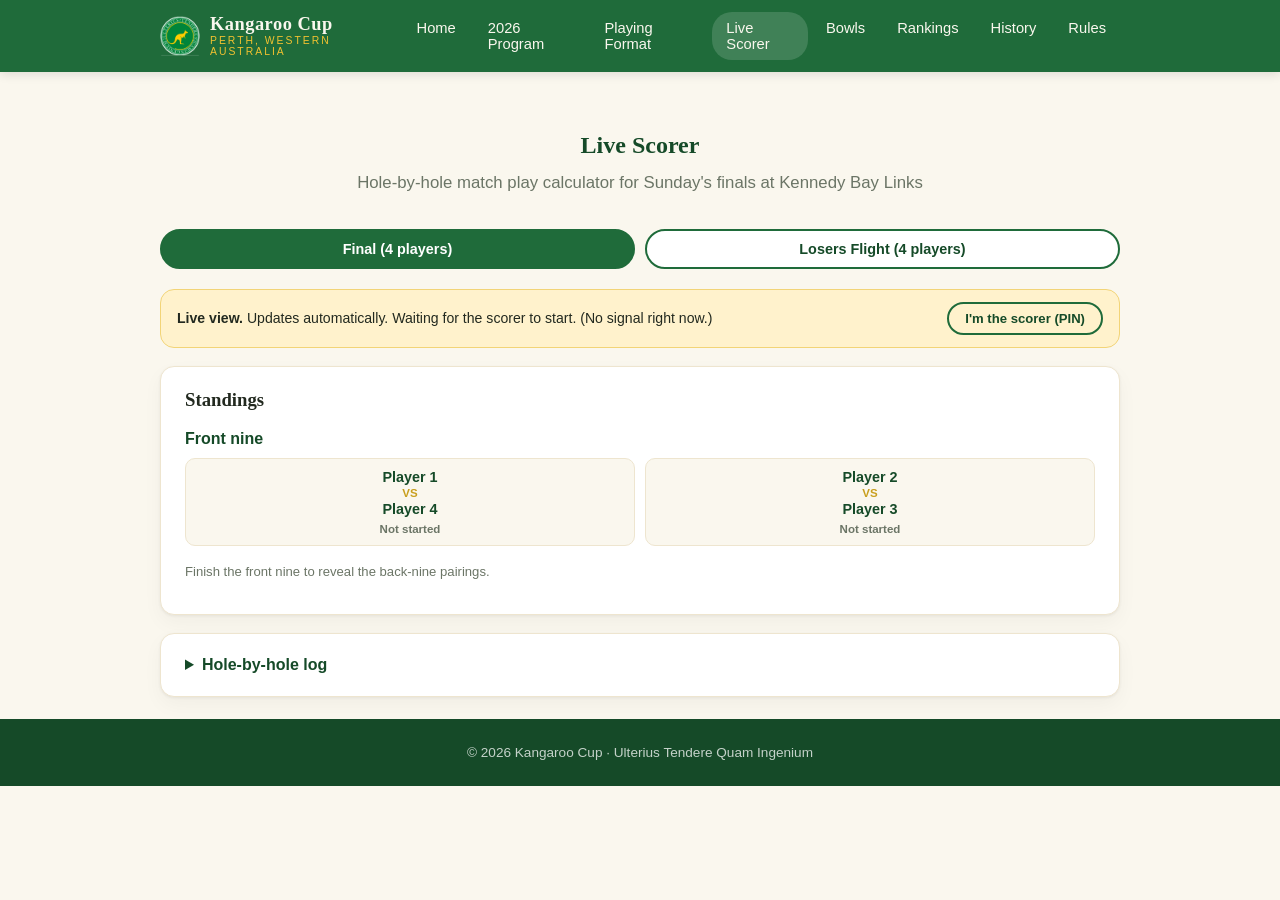
<file: calculator.html>
<!DOCTYPE html>
<html lang="en">
<head>
<meta charset="UTF-8">
<meta name="viewport" content="width=device-width, initial-scale=1, viewport-fit=cover">
<title>Live Scorer | Kangaroo Cup</title>
<meta name="theme-color" content="#1f6b3a">
<link rel="manifest" href="manifest.json">
<link rel="icon" href="assets/img/favicon-32-v2.png">
<link rel="apple-touch-icon" href="assets/img/apple-touch-icon-v2.png">
<link rel="stylesheet" href="css/style.css">
<style>
  .lc-tabs { display:flex; gap:10px; margin-bottom:20px; }
  .lc-tab {
    flex:1; text-align:center; padding:10px 12px; border-radius:30px;
    font-weight:700; cursor:pointer; border:2px solid var(--green);
    background:#fff; color:var(--green-dark); font-size:.9rem;
  }
  .lc-tab.active { background:var(--green); color:#fff; }

  .lc-setup-grid { display:grid; grid-template-columns: 1fr 90px; gap:10px 12px; align-items:center; }
  .lc-setup-grid label { font-size:.8rem; color:var(--muted); font-weight:600; }
  .lc-setup-grid input, .lc-setup-grid select {
    width:100%; padding:9px 11px; border-radius:8px; border:1px solid #ddd3b6;
    font-size:.95rem; font-family:inherit; background:var(--cream); color:var(--text);
  }

  .lc-hole-row { display:flex; gap:10px; flex-wrap:wrap; margin-top:14px; }
  .lc-hole-field { flex:1; min-width:90px; }
  .lc-hole-field label { display:block; font-size:.76rem; color:var(--muted); font-weight:700; margin-bottom:4px; }
  .lc-hole-field input {
    width:100%; padding:10px 11px; border-radius:8px; border:1px solid #ddd3b6;
    font-size:1.05rem; font-family:inherit; background:var(--cream); color:var(--text); text-align:center;
  }
  .lc-hole-info {
    width:100%; padding:10px 11px; border-radius:8px; border:1px solid #ddd3b6;
    font-size:1rem; font-family:inherit; background:#fff; color:var(--green-dark);
    text-align:center; font-weight:700; box-sizing:border-box;
  }

  .lc-btn-row { display:flex; gap:10px; margin-top:16px; flex-wrap:wrap; }
  .lc-btn-secondary {
    background:transparent; color:var(--green-dark); border:2px solid var(--green);
    padding:10px 20px; border-radius:30px; font-weight:600; font-size:.88rem; cursor:pointer;
  }
  .lc-btn-secondary:active { transform: scale(.97); }
  .lc-btn-danger { border-color:#b23b3b; color:#b23b3b; }

  .lc-standings { width:100%; border-collapse:collapse; margin-top:14px; }
  .lc-standings th, .lc-standings td {
    padding:9px 8px; text-align:center; border-bottom:1px solid #eee5cf; font-size:.86rem;
  }
  .lc-standings th { color:var(--muted); font-weight:700; font-size:.72rem; text-transform:uppercase; }
  .lc-standings td.lc-name { text-align:left; font-weight:700; color:var(--green-dark); }
  .lc-standings tr.lc-leader td.lc-name { color:var(--gold-dark); }
  .lc-standings td.lc-total { font-weight:800; color:var(--green-dark); }
  .lc-status { font-size:.72rem; color:var(--muted); display:block; margin-top:1px; }

  .lc-log-wrap { overflow-x:auto; margin-top:10px; }
  table.lc-log { width:100%; border-collapse:collapse; min-width:520px; }
  table.lc-log th, table.lc-log td {
    padding:7px 6px; text-align:center; border-bottom:1px solid #eee5cf; font-size:.8rem;
  }
  table.lc-log th { color:var(--muted); font-weight:700; font-size:.68rem; text-transform:uppercase; }
  .lc-empty { color:var(--muted); font-size:.9rem; font-style:italic; }
  .lc-note { font-size:.82rem; color:var(--muted); margin-top:10px; }
  .lc-round-heading { margin:0 0 8px; color:var(--green-dark); font-size:1rem; }

  .lc-rolebar {
    display:flex; justify-content:space-between; align-items:center; gap:10px; flex-wrap:wrap;
    padding:12px 16px; margin-bottom:18px; border-radius:var(--radius);
    background:#e4f3e6; border:1px solid #bcd9bf; font-size:.88rem; line-height:1.45;
  }
  .lc-rolebar.scorer { background:#fff8e1; border-color:#f2d477; }
  .lc-rolebar.offline { background:#fff2cc; border-color:#f2d477; }
  .lc-rolebar button {
    background:transparent; color:var(--green-dark); border:2px solid var(--green);
    padding:7px 16px; border-radius:30px; font-weight:700; font-size:.82rem; cursor:pointer; font-family:inherit;
  }
</style>
</head>
<body>

<div id="site-header"></div>

<main class="wrap" style="padding-top:40px;">

  <section class="format-hero">
    <h2 style="border:none; padding-bottom:0;">Live Scorer</h2>
    <p class="subtitle">Hole-by-hole match play calculator for Sunday's finals at Kennedy Bay Links</p>
  </section>

  <section style="margin-bottom:22px;">
    <div class="lc-tabs">
      <div class="lc-tab active" id="tab-final" data-flight="final">Final (4 players)</div>
      <div class="lc-tab" id="tab-losers" data-flight="losers">Losers Flight (4 players)</div>
    </div>

    <div id="panel-final">
      <div class="lc-rolebar" id="rolebar-final"></div>
      <div class="card lc-editonly" style="margin-bottom:18px;">
        <h3 style="margin-top:0;">Players, handicaps &amp; starting rank</h3>
        <div class="lc-setup-grid" id="setup-grid-final"></div>
        <p class="lc-note">Rank 1 is the top qualifier, rank 4 the lowest of the four finalists. Rank 1 plays rank 4 and rank 2 plays rank 3 over the front nine; the two front-nine winners play off for the Cup over the back nine, the two front-nine losers play off for 3rd/4th. Par and stroke index are preloaded from the Kennedy Bay Links scorecard.</p>
      </div>

      <div class="card lc-editonly" style="margin-bottom:18px;">
        <h3 style="margin-top:0;" id="hole-heading-final">Hole 1</h3>
        <div class="lc-hole-row">
          <div class="lc-hole-field">
            <label>Par / SI</label>
            <div class="lc-hole-info" id="hole-info-final">-</div>
          </div>
          <div class="lc-hole-field" id="score-field-final-0"><label></label><input type="number" id="input-score-final-0" min="1" inputmode="numeric"></div>
          <div class="lc-hole-field" id="score-field-final-1"><label></label><input type="number" id="input-score-final-1" min="1" inputmode="numeric"></div>
          <div class="lc-hole-field" id="score-field-final-2"><label></label><input type="number" id="input-score-final-2" min="1" inputmode="numeric"></div>
          <div class="lc-hole-field" id="score-field-final-3"><label></label><input type="number" id="input-score-final-3" min="1" inputmode="numeric"></div>
        </div>
        <div class="lc-btn-row">
          <button class="btn btn-gold" id="btn-add-hole-final">Add hole</button>
          <button class="lc-btn-secondary" id="btn-undo-final">Undo last hole</button>
          <button class="lc-btn-secondary lc-btn-danger" id="btn-reset-final">Reset final</button>
        </div>
        <p class="lc-note" id="round-status-final"></p>
      </div>

      <div class="card" style="margin-bottom:18px;">
        <h3 style="margin-top:0;">Standings</h3>
        <div id="standings-final"></div>
      </div>

      <div class="card">
        <details>
          <summary style="cursor:pointer; font-weight:700; color:var(--green-dark);">Hole-by-hole log</summary>
          <div class="lc-log-wrap">
            <table class="lc-log" id="log-table-final"></table>
          </div>
        </details>
      </div>
    </div>

    <div id="panel-losers" style="display:none;">
      <div class="lc-rolebar" id="rolebar-losers"></div>
      <div class="card lc-editonly" style="margin-bottom:18px;">
        <h3 style="margin-top:0;">Players, handicaps &amp; starting rank</h3>
        <div class="lc-setup-grid" id="setup-grid-losers"></div>
        <p class="lc-note">Rank 1 is the 5th-placed qualifier, rank 4 the 8th (lowest) qualifier in this flight. Rank 1 plays rank 4 and rank 2 plays rank 3 over the front nine; the two front-nine winners play off for 5th place over the back nine, the two front-nine losers play off for 7th place. Par and stroke index are preloaded from the Kennedy Bay Links scorecard.</p>
      </div>

      <div class="card lc-editonly" style="margin-bottom:18px;">
        <h3 style="margin-top:0;" id="hole-heading-losers">Hole 1</h3>
        <div class="lc-hole-row">
          <div class="lc-hole-field">
            <label>Par / SI</label>
            <div class="lc-hole-info" id="hole-info-losers">-</div>
          </div>
          <div class="lc-hole-field" id="score-field-losers-0"><label></label><input type="number" id="input-score-losers-0" min="1" inputmode="numeric"></div>
          <div class="lc-hole-field" id="score-field-losers-1"><label></label><input type="number" id="input-score-losers-1" min="1" inputmode="numeric"></div>
          <div class="lc-hole-field" id="score-field-losers-2"><label></label><input type="number" id="input-score-losers-2" min="1" inputmode="numeric"></div>
          <div class="lc-hole-field" id="score-field-losers-3"><label></label><input type="number" id="input-score-losers-3" min="1" inputmode="numeric"></div>
        </div>
        <div class="lc-btn-row">
          <button class="btn btn-gold" id="btn-add-hole-losers">Add hole</button>
          <button class="lc-btn-secondary" id="btn-undo-losers">Undo last hole</button>
          <button class="lc-btn-secondary lc-btn-danger" id="btn-reset-losers">Reset flight</button>
        </div>
        <p class="lc-note" id="round-status-losers"></p>
      </div>

      <div class="card" style="margin-bottom:18px;">
        <h3 style="margin-top:0;">Standings</h3>
        <div id="standings-losers"></div>
      </div>

      <div class="card">
        <details>
          <summary style="cursor:pointer; font-weight:700; color:var(--green-dark);">Hole-by-hole log</summary>
          <div class="lc-log-wrap">
            <table class="lc-log" id="log-table-losers"></table>
          </div>
        </details>
      </div>
    </div>
  </section>

</main>

<div id="site-footer"></div>

<script src="js/data.js"></script>
<script src="js/app.js"></script>
<script src="js/cloud.js"></script>
<script>
(function () {
  // Kennedy Bay Links, White tees. Par and stroke index per hole (1-18),
  // cross-checked against the club's scorecard and an independent
  // published yardage/handicap listing for this course.
  var KENNEDY_BAY_HOLES = [
    { par: 4, si: 5 },  { par: 4, si: 9 },  { par: 3, si: 17 }, { par: 5, si: 15 },
    { par: 4, si: 3 },  { par: 4, si: 7 },  { par: 4, si: 13 }, { par: 3, si: 11 },
    { par: 5, si: 1 },  { par: 4, si: 6 },  { par: 4, si: 10 }, { par: 3, si: 18 },
    { par: 5, si: 16 }, { par: 4, si: 4 },  { par: 5, si: 8 },  { par: 4, si: 14 },
    { par: 3, si: 12 }, { par: 4, si: 2 }
  ];

  function strokesReceived(hcp, si) {
    hcp = Number(hcp) || 0;
    if (hcp <= 0) return 0;
    var full = Math.floor(hcp / 18);
    var extra = (si <= (hcp % 18)) ? 1 : 0;
    return full + extra;
  }

  function escapeHtml(str) {
    return String(str).replace(/[&<>"']/g, function (c) {
      return ({ "&": "&amp;", "<": "&lt;", ">": "&gt;", "\"": "&quot;", "'": "&#39;" })[c];
    });
  }

  // Generic 4-player seeded bracket engine, shared by the Final and the
  // Losers Flight. `cfg` describes the DOM id suffix, storage key, and the
  // labels used for the two back-nine matches.
  function makeBracketEngine(cfg) {
    var state = null;

    /* ---- live sharing: one PIN-protected scorer per flight, everyone else watches ---- */
    var CLOUD = !!(window.KCCloud && window.KCCloud.enabled());
    var role = "scorer";          // "scorer" may edit, "viewer" only watches
    var online = true, sending = false, dirty = false, pollTimer = null;
    var ROLE_KEY = "kc-role-" + cfg.id;

    function sha256Hex(str) {
      var enc = new TextEncoder().encode(str);
      return crypto.subtle.digest("SHA-256", enc).then(function (buf) {
        return Array.prototype.map.call(new Uint8Array(buf), function (b) { return ("0" + b.toString(16)).slice(-2); }).join("");
      });
    }

    function holeCount(s) { return s.frontHoles.length + s.backHoles.length; }

    function normalizeRemote(r) {
      if (!r || typeof r !== "object") return null;
      var s = defaultState();
      if (r.players) {
        for (var i = 0; i < 4; i++) {
          var p = r.players[i];
          if (p) s.players[i] = { name: p.name || ("Player " + (i + 1)), hcp: Number(p.hcp) || 0, rank: Number(p.rank) || (i + 1) };
        }
      }
      ["frontHoles", "backHoles"].forEach(function (k) {
        var raw = r[k] || [];
        var arr = Array.isArray(raw) ? raw : Object.keys(raw).map(function (x) { return raw[x]; });
        s[k] = arr.filter(Boolean).map(function (h) {
          return { si: Number(h.si), scores: [0, 1, 2, 3].map(function (i) { return Number(h.scores[i]); }) };
        });
      });
      s.updated = Number(r.updated) || 0;
      return s;
    }

    function pushRemote() {
      if (!CLOUD || role !== "scorer") return;
      dirty = true;
      if (sending) return;
      sending = true; dirty = false;
      window.KCCloud.put("golf/" + cfg.id, JSON.parse(JSON.stringify(state))).then(function () {
        sending = false; online = true; renderRolebar();
        if (dirty) pushRemote();
      }).catch(function () {
        sending = false; online = false; dirty = true; renderRolebar();
        setTimeout(function () { if (dirty && role === "scorer") pushRemote(); }, 4000);
      });
    }

    function pollRemote() {
      clearTimeout(pollTimer);
      if (!CLOUD) return;
      if (document.hidden || (role === "scorer" && (sending || dirty))) { pollTimer = setTimeout(pollRemote, 4000); return; }
      window.KCCloud.get("golf/" + cfg.id).then(function (r) {
        online = true;
        var rs = normalizeRemote(r);
        if (rs) {
          if (role === "viewer") {
            if (JSON.stringify(rs) !== JSON.stringify(state)) { state = rs; renderViewer(); }
          } else if (rs.updated > (state.updated || 0)) {
            state = rs;
            try { localStorage.setItem(cfg.key, JSON.stringify(state)); } catch (err) {}
            renderAll();
          }
        }
        renderRolebar();
      }).catch(function () { online = false; renderRolebar(); })
        .then(function () { pollTimer = setTimeout(pollRemote, 4000); });
    }

    function pad2(n) { return (n < 10 ? "0" : "") + n; }
    function clock(ms) { var d = new Date(ms); return pad2(d.getHours()) + ":" + pad2(d.getMinutes()) + ":" + pad2(d.getSeconds()); }

    function renderRolebar() {
      var el = document.getElementById("rolebar-" + cfg.id);
      if (!el) return;
      if (!CLOUD) { el.style.display = "none"; return; }
      el.style.display = "";
      var html;
      if (role === "scorer") {
        el.className = "lc-rolebar scorer" + (online ? "" : " offline");
        html = "<span><strong>You are the scorer for the " + cfg.label + ".</strong> Everyone else sees your scores live. " +
          (online ? "Synced." : "Offline: saved on this phone, will sync automatically.") + "</span>" +
          "<button data-lc='logout'>Stop scoring</button>";
      } else {
        el.className = "lc-rolebar" + (online ? "" : " offline");
        html = "<span><strong>Live view.</strong> Updates automatically. " +
          (state && state.updated ? "Scores last changed " + clock(state.updated) + "." : "Waiting for the scorer to start.") +
          (online ? "" : " (No signal right now.)") + "</span>" +
          "<button data-lc='login'>I'm the scorer (PIN)</button>";
      }
      el.innerHTML = html;
    }

    function login() {
      var pin = prompt("Enter the scorer PIN for the " + cfg.label + ":");
      if (pin === null) return;
      sha256Hex("kc2026-" + cfg.id + "-" + String(pin).trim()).then(function (h) {
        if (h === cfg.pinHash) {
          try { localStorage.setItem(ROLE_KEY, h); } catch (err) {}
          setRole("scorer");
        } else {
          alert("That PIN is not right.");
        }
      });
    }

    function logout() {
      try { localStorage.removeItem(ROLE_KEY); } catch (err) {}
      setRole("viewer");
    }

    function renderViewer() {
      renderScoreLabels();
      renderStandings();
      renderLog();
    }

    function setRole(newRole) {
      role = newRole;
      var panel = document.getElementById("panel-" + cfg.id);
      Array.prototype.forEach.call(panel.querySelectorAll(".lc-editonly"), function (node) {
        node.style.display = role === "scorer" ? "" : "none";
      });
      if (role === "viewer") {
        state = defaultState();
        renderViewer();
      } else {
        state = loadState();
        renderAll();
        if (CLOUD) {
          window.KCCloud.get("golf/" + cfg.id).then(function (r) {
            var rs = normalizeRemote(r);
            if (rs && rs.updated > (state.updated || 0)) {
              state = rs;
              try { localStorage.setItem(cfg.key, JSON.stringify(state)); } catch (err) {}
              renderAll();
            } else if ((state.updated || 0) > (rs ? rs.updated : 0)) {
              pushRemote();
            }
            online = true; renderRolebar();
          }).catch(function () { online = false; renderRolebar(); });
        }
      }
      renderRolebar();
      if (CLOUD) pollRemote();
    }

    function defaultState() {
      return {
        players: [
          { name: "Player 1", hcp: 0, rank: 1 },
          { name: "Player 2", hcp: 0, rank: 2 },
          { name: "Player 3", hcp: 0, rank: 3 },
          { name: "Player 4", hcp: 0, rank: 4 }
        ],
        frontHoles: [], // up to 9: { si, scores: [s0,s1,s2,s3] }
        backHoles: []   // up to 9: { si, scores: [s0,s1,s2,s3] }
      };
    }

    function loadState() {
      try {
        var raw = localStorage.getItem(cfg.key);
        if (raw) return JSON.parse(raw);
      } catch (err) {}
      return defaultState();
    }

    function saveState() {
      state.updated = Date.now();
      try { localStorage.setItem(cfg.key, JSON.stringify(state)); } catch (err) {}
      pushRemote();
    }

    function ranksValid() {
      var ranks = state.players.map(function (p) { return Number(p.rank); });
      var seen = {};
      for (var i = 0; i < ranks.length; i++) {
        var r = ranks[i];
        if (r < 1 || r > 4 || seen[r]) return false;
        seen[r] = true;
      }
      return true;
    }

    function getByRank(r) {
      for (var i = 0; i < state.players.length; i++) {
        if (Number(state.players[i].rank) === r) return i;
      }
      return -1;
    }

    function computeHeadToHead(a, b, holes) {
      var holesA = 0, holesB = 0, halved = 0, played = 0;
      holes.forEach(function (h) {
        var sa = h.scores[a], sb = h.scores[b];
        if (sa == null || sb == null) return;
        played++;
        var na = sa - strokesReceived(state.players[a].hcp, h.si);
        var nb = sb - strokesReceived(state.players[b].hcp, h.si);
        if (na < nb) holesA++;
        else if (nb < na) holesB++;
        else halved++;
      });
      return { holesA: holesA, holesB: holesB, halved: halved, played: played };
    }

    function matchWinner(a, b, holes, totalHoles, tieBreakByRank) {
      var result = computeHeadToHead(a, b, holes);
      if (result.played < totalHoles) return null;
      if (result.holesA > result.holesB) return a;
      if (result.holesB > result.holesA) return b;
      if (tieBreakByRank) {
        return (Number(state.players[a].rank) < Number(state.players[b].rank)) ? a : b;
      }
      return null;
    }

    function matchBox(a, b, holes, totalHoles, tieBreakByRank) {
      var result = computeHeadToHead(a, b, holes);
      var nameA = escapeHtml(state.players[a].name || ("Player " + (a + 1)));
      var nameB = escapeHtml(state.players[b].name || ("Player " + (b + 1)));
      var status;
      if (result.played === 0) {
        status = "Not started";
      } else if (result.played < totalHoles) {
        var diff = result.holesA - result.holesB;
        if (diff === 0) status = "All square thru " + result.played;
        else status = (diff > 0 ? nameA : nameB) + " " + Math.abs(diff) + " up thru " + result.played;
      } else {
        if (result.holesA !== result.holesB) {
          status = (result.holesA > result.holesB ? nameA : nameB) + " wins";
        } else if (tieBreakByRank) {
          var winnerIdx = (Number(state.players[a].rank) < Number(state.players[b].rank)) ? a : b;
          status = escapeHtml(state.players[winnerIdx].name) + " wins (tied, higher starting rank)";
        } else {
          status = "Tied after 18: playoff required (tournament director to decide format &amp; venue)";
        }
      }
      return "<div class='format-match'>" + nameA + " <span class='vs'>VS</span> " + nameB +
        "<div class='lc-status' style='margin-top:6px;'>" + status + "</div></div>";
    }

    function renderSetup() {
      var grid = document.getElementById("setup-grid-" + cfg.id);
      grid.innerHTML = "";
      state.players.forEach(function (p, i) {
        var nameLabel = document.createElement("label");
        nameLabel.textContent = "Player " + (i + 1) + " name";
        var nameInput = document.createElement("input");
        nameInput.type = "text";
        nameInput.value = p.name;
        nameInput.addEventListener("input", function (e) {
          state.players[i].name = e.target.value || ("Player " + (i + 1));
          saveState();
          renderScoreLabels();
          renderStandings();
          renderLog();
        });

        var hcpLabel = document.createElement("label");
        hcpLabel.textContent = "HCP";
        var hcpInput = document.createElement("input");
        hcpInput.type = "number";
        hcpInput.min = "0";
        hcpInput.value = p.hcp;
        hcpInput.addEventListener("input", function (e) {
          state.players[i].hcp = Number(e.target.value) || 0;
          saveState();
          renderStandings();
          renderLog();
        });

        var rankLabel = document.createElement("label");
        rankLabel.textContent = "Starting rank (1–4)";
        var rankSelect = document.createElement("select");
        [1, 2, 3, 4].forEach(function (r) {
          var opt = document.createElement("option");
          opt.value = r;
          opt.textContent = r;
          if (Number(p.rank) === r) opt.selected = true;
          rankSelect.appendChild(opt);
        });
        rankSelect.addEventListener("change", function (e) {
          state.players[i].rank = Number(e.target.value);
          saveState();
          renderStandings();
        });

        grid.appendChild(nameLabel);
        grid.appendChild(nameInput);
        grid.appendChild(hcpLabel);
        grid.appendChild(hcpInput);
        grid.appendChild(rankLabel);
        grid.appendChild(rankSelect);
      });
    }

    function renderScoreLabels() {
      state.players.forEach(function (p, i) {
        var field = document.getElementById("score-field-" + cfg.id + "-" + i);
        var label = field.querySelector("label");
        label.textContent = p.name;
      });
    }

    function currentStage() {
      if (state.frontHoles.length < 9) return "front9";
      if (state.backHoles.length < 9) return "back9";
      return "done";
    }

    function renderHoleInputs() {
      var stage = currentStage();
      var heading = document.getElementById("hole-heading-" + cfg.id);
      var info = document.getElementById("hole-info-" + cfg.id);
      var status = document.getElementById("round-status-" + cfg.id);
      var addBtn = document.getElementById("btn-add-hole-" + cfg.id);

      for (var i = 0; i < 4; i++) { document.getElementById("input-score-" + cfg.id + "-" + i).value = ""; }

      if (stage === "front9") {
        var holeIdx = state.frontHoles.length;
        heading.textContent = "Hole " + (holeIdx + 1);
        var h = KENNEDY_BAY_HOLES[holeIdx];
        info.textContent = "Par " + h.par + " / SI " + h.si;
        addBtn.disabled = false; addBtn.style.opacity = "1";
        status.textContent = "";
      } else if (stage === "back9") {
        var holeIdxBack = 9 + state.backHoles.length;
        heading.textContent = "Hole " + (holeIdxBack + 1);
        var hb = KENNEDY_BAY_HOLES[holeIdxBack];
        info.textContent = "Par " + hb.par + " / SI " + hb.si;
        addBtn.disabled = false; addBtn.style.opacity = "1";
        status.textContent = state.backHoles.length === 0 ? "Front nine complete. See the back-nine pairings below." : "";
      } else {
        heading.textContent = cfg.doneLabel;
        info.textContent = "-";
        addBtn.disabled = true; addBtn.style.opacity = ".5";
        status.textContent = "All 18 holes recorded.";
      }
    }

    function renderStandings() {
      var el = document.getElementById("standings-" + cfg.id);
      if (!ranksValid()) {
        el.innerHTML = "<p class='lc-note'>Enter a unique starting rank (1&ndash;4) for each player above before scoring begins.</p>";
        return;
      }
      var rA = getByRank(1), rD = getByRank(4), rB = getByRank(2), rC = getByRank(3);

      var html = "<h4 class='lc-round-heading'>Front nine</h4>";
      html += "<div class='format-matches' style='margin-bottom:18px;'>";
      html += matchBox(rA, rD, state.frontHoles, 9, true);
      html += matchBox(rB, rC, state.frontHoles, 9, true);
      html += "</div>";

      if (state.frontHoles.length === 9) {
        var winner1 = matchWinner(rA, rD, state.frontHoles, 9, true);
        var winner2 = matchWinner(rB, rC, state.frontHoles, 9, true);
        var loser1 = winner1 === rA ? rD : rA;
        var loser2 = winner2 === rB ? rC : rB;

        html += "<h4 class='lc-round-heading'>Back nine: " + cfg.winnersHeading + "</h4>";
        html += "<div class='format-matches' style='margin-bottom:18px;'>" + matchBox(winner1, winner2, state.backHoles, 9, false) + "</div>";
        html += "<h4 class='lc-round-heading'>Back nine: " + cfg.losersHeading + "</h4>";
        html += "<div class='format-matches'>" + matchBox(loser1, loser2, state.backHoles, 9, false) + "</div>";
      } else {
        html += "<p class='lc-note'>Finish the front nine to reveal the back-nine pairings.</p>";
      }

      el.innerHTML = html;
    }

    function renderLog() {
      var table = document.getElementById("log-table-" + cfg.id);
      var allHoles = state.frontHoles.concat(state.backHoles);
      if (allHoles.length === 0) {
        table.innerHTML = "<tr><td class='lc-empty'>No holes recorded yet.</td></tr>";
        return;
      }
      var html = "<tr><th>Hole</th><th>SI</th>";
      state.players.forEach(function (p) { html += "<th>" + escapeHtml(p.name) + "</th>"; });
      html += "</tr>";
      allHoles.forEach(function (hole, idx) {
        html += "<tr><td>" + (idx + 1) + "</td><td>" + hole.si + "</td>";
        hole.scores.forEach(function (g, i) {
          var net = g - strokesReceived(state.players[i].hcp, hole.si);
          html += "<td>" + g + " (" + net + ")</td>";
        });
        html += "</tr>";
      });
      table.innerHTML = html;
    }

    function renderAll() {
      renderSetup();
      renderScoreLabels();
      renderHoleInputs();
      renderStandings();
      renderLog();
    }

    document.getElementById("btn-add-hole-" + cfg.id).addEventListener("click", function () {
      if (!ranksValid()) { alert("Enter a unique starting rank (1-4) for each player first."); return; }
      var stage = currentStage();
      if (stage === "done") return;
      var holesArr = stage === "front9" ? state.frontHoles : state.backHoles;
      var holeIdxGlobal = stage === "front9" ? state.frontHoles.length : 9 + state.backHoles.length;
      var si = KENNEDY_BAY_HOLES[holeIdxGlobal].si;
      var scores = [0, 1, 2, 3].map(function (i) { return document.getElementById("input-score-" + cfg.id + "-" + i).value; });
      if (scores.some(function (s) { return s === "" || Number(s) <= 0; })) { alert("Enter a score for all four players."); return; }
      holesArr.push({ si: si, scores: scores.map(Number) });
      saveState();
      renderHoleInputs();
      renderStandings();
      renderLog();
    });

    document.getElementById("btn-undo-" + cfg.id).addEventListener("click", function () {
      if (state.backHoles.length > 0) state.backHoles.pop();
      else if (state.frontHoles.length > 0) state.frontHoles.pop();
      else return;
      saveState();
      renderHoleInputs();
      renderStandings();
      renderLog();
    });

    document.getElementById("btn-reset-" + cfg.id).addEventListener("click", function () {
      if (!confirm(cfg.resetConfirm)) return;
      state.frontHoles = [];
      state.backHoles = [];
      saveState();
      renderHoleInputs();
      renderStandings();
      renderLog();
    });

    document.getElementById("rolebar-" + cfg.id).addEventListener("click", function (ev) {
      var a = ev.target && ev.target.getAttribute && ev.target.getAttribute("data-lc");
      if (a === "login") login();
      else if (a === "logout") logout();
    });

    var remembered = null;
    try { remembered = localStorage.getItem(ROLE_KEY); } catch (err) {}
    setRole(!CLOUD || remembered === cfg.pinHash ? "scorer" : "viewer");
  }

  /* ============================== FINAL (4 players) ============================== */

  makeBracketEngine({
    id: "final",
    label: "Final",
    pinHash: "5fac7fbde70a0cbf4822bec3fc745c2b45f82c77cd125537f414610c33c2fe8a",
    key: "kc-live-final4-v1",
    doneLabel: "Final complete",
    winnersHeading: "Final (for the Cup)",
    losersHeading: "3rd/4th playoff",
    resetConfirm: "Reset all holes and scores for the Final? Player names, handicaps and ranks are kept."
  });

  /* ============================== LOSERS FLIGHT (4 players, same bracket format) ============================== */

  makeBracketEngine({
    id: "losers",
    label: "Losers Flight",
    pinHash: "9ade6e13e973150761e94ed58f59537ef01a81ddf8d310d689b335011c0f0984",
    key: "kc-live-losers4-v1",
    doneLabel: "Losers Flight complete",
    winnersHeading: "5th place playoff",
    losersHeading: "7th place playoff",
    resetConfirm: "Reset all holes and scores for the Losers Flight? Player names, handicaps and ranks are kept."
  });

  /* ============================== TABS ============================== */

  document.getElementById("tab-final").addEventListener("click", function () {
    document.getElementById("panel-final").style.display = "";
    document.getElementById("panel-losers").style.display = "none";
    document.getElementById("tab-final").classList.add("active");
    document.getElementById("tab-losers").classList.remove("active");
  });

  document.getElementById("tab-losers").addEventListener("click", function () {
    document.getElementById("panel-losers").style.display = "";
    document.getElementById("panel-final").style.display = "none";
    document.getElementById("tab-losers").classList.add("active");
    document.getElementById("tab-final").classList.remove("active");
  });
})();
</script>
</body>
</html>
</file>
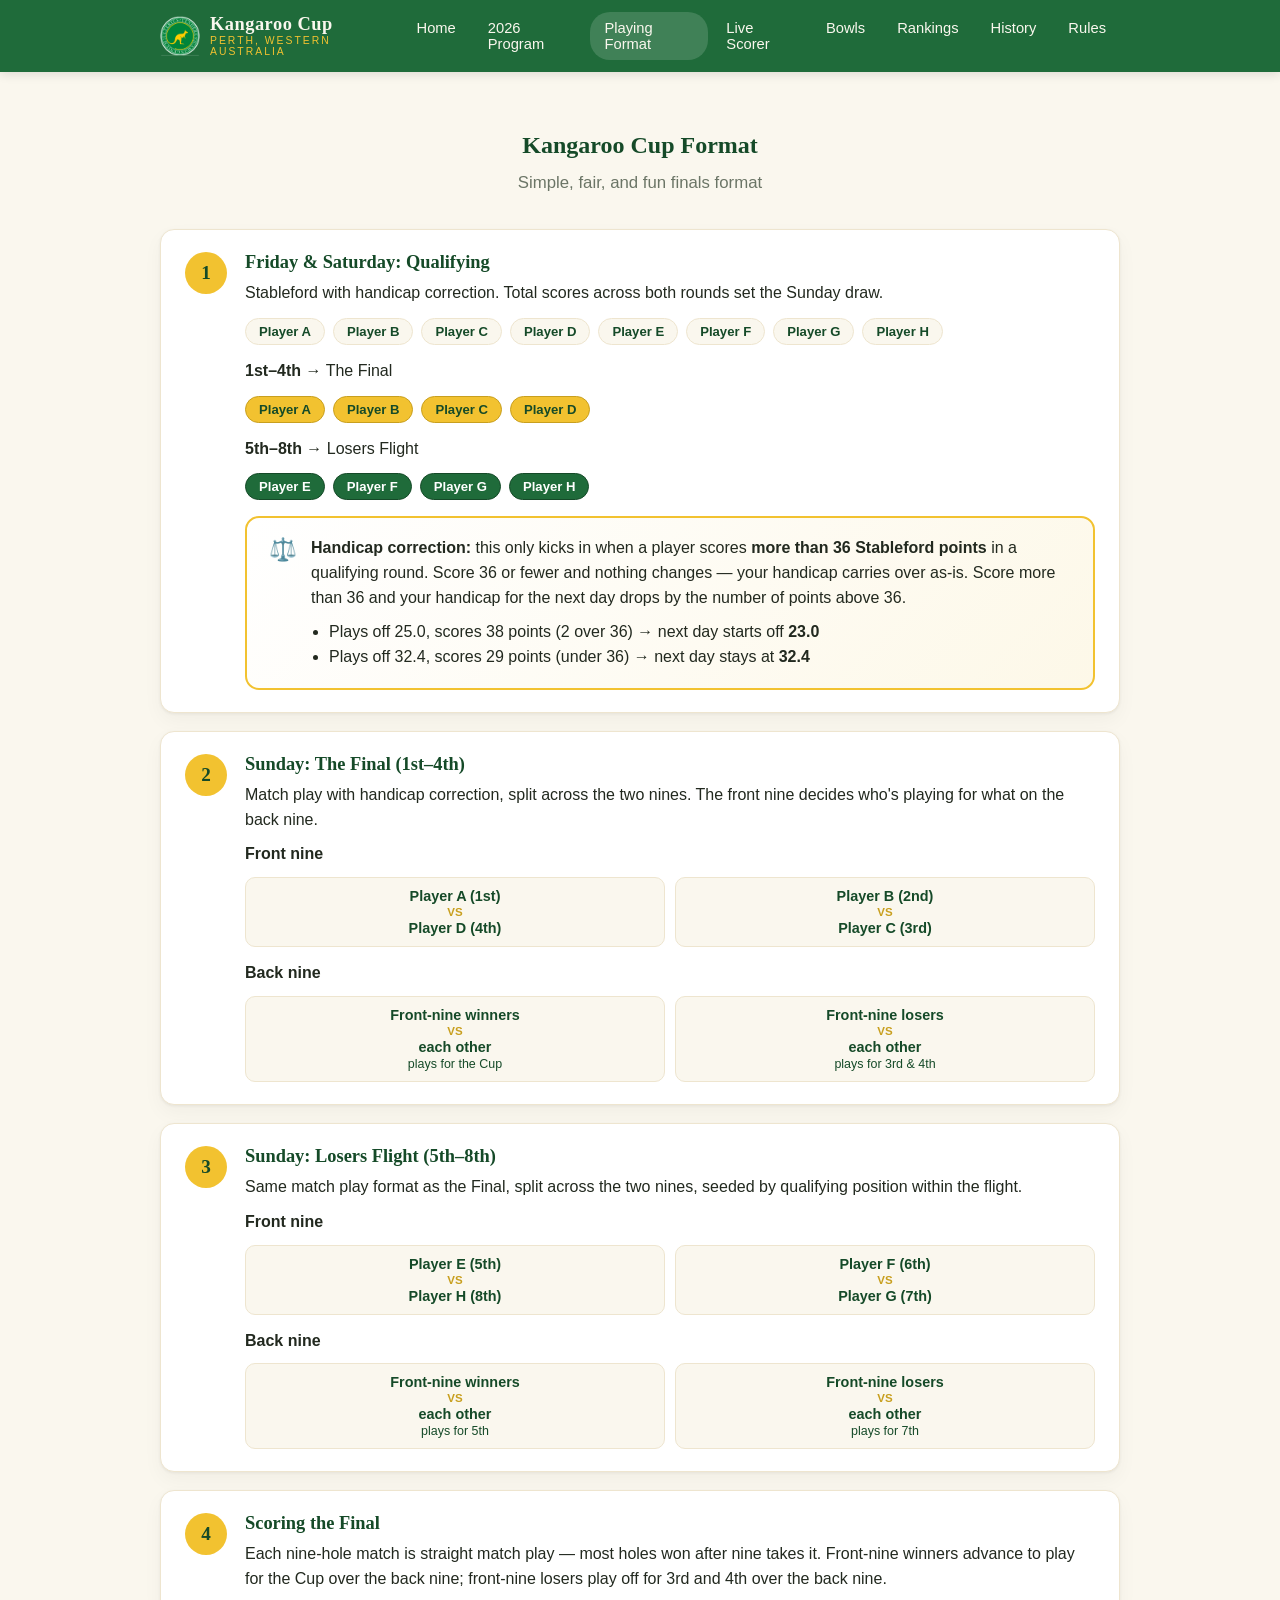
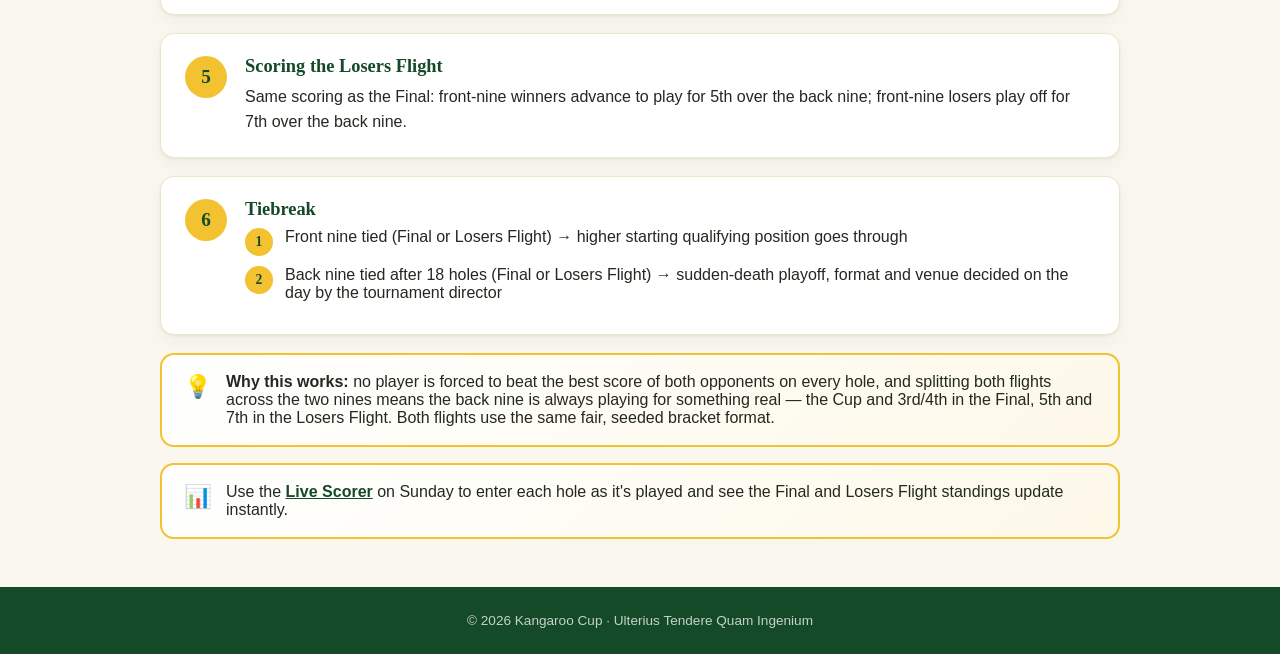
<file: format.html>
<!DOCTYPE html>
<html lang="en">
<head>
<meta charset="UTF-8">
<meta name="viewport" content="width=device-width, initial-scale=1, viewport-fit=cover">
<title>Playing Format | Kangaroo Cup</title>
<meta name="theme-color" content="#1f6b3a">
<link rel="manifest" href="manifest.json">
<link rel="icon" href="assets/img/favicon-32-v2.png">
<link rel="apple-touch-icon" href="assets/img/apple-touch-icon-v2.png">
<link rel="stylesheet" href="css/style.css">
</head>
<body>

<div id="site-header"></div>

<main class="wrap" style="padding-top:40px;">

  <section class="format-hero">
    <h2 style="border:none; padding-bottom:0;">Kangaroo Cup Format</h2>
    <p class="subtitle">Simple, fair, and fun finals format</p>
  </section>

  <section>
    <div class="format-step">
      <div class="format-num">1</div>
      <div style="flex:1;">
        <h3>Friday &amp; Saturday: Qualifying</h3>
        <p>Stableford with handicap correction. Total scores across both rounds set the Sunday draw.</p>
        <div class="format-players">
          <span class="format-player-chip">Player A</span>
          <span class="format-player-chip">Player B</span>
          <span class="format-player-chip">Player C</span>
          <span class="format-player-chip">Player D</span>
          <span class="format-player-chip">Player E</span>
          <span class="format-player-chip">Player F</span>
          <span class="format-player-chip">Player G</span>
          <span class="format-player-chip">Player H</span>
        </div>

        <p style="margin-top:14px;"><strong>1st&ndash;4th&nbsp;&rarr;</strong> The Final</p>
        <div class="format-players">
          <span class="format-player-chip finalist">Player A</span>
          <span class="format-player-chip finalist">Player B</span>
          <span class="format-player-chip finalist">Player C</span>
          <span class="format-player-chip finalist">Player D</span>
        </div>

        <p style="margin-top:14px;"><strong>5th&ndash;8th&nbsp;&rarr;</strong> Losers Flight</p>
        <div class="format-players">
          <span class="format-player-chip minor">Player E</span>
          <span class="format-player-chip minor">Player F</span>
          <span class="format-player-chip minor">Player G</span>
          <span class="format-player-chip minor">Player H</span>
        </div>

        <div class="format-why" style="margin-top:16px;">
          <span class="icon">&#9878;&#65039;</span>
          <div style="flex:1;">
            <p style="margin:0 0 8px;">
              <strong>Handicap correction:</strong> this only kicks in when a player scores
              <strong>more than 36 Stableford points</strong> in a qualifying round. Score 36 or
              fewer and nothing changes &mdash; your handicap carries over as-is. Score more than 36
              and your handicap for the next day drops by the number of points above 36.
            </p>
            <ul style="margin:0; padding-left:18px; line-height:1.6;">
              <li>Plays off 25.0, scores 38 points (2 over 36) &rarr; next day starts off <strong>23.0</strong></li>
              <li>Plays off 32.4, scores 29 points (under 36) &rarr; next day stays at <strong>32.4</strong></li>
            </ul>
          </div>
        </div>
      </div>
    </div>

    <div class="format-step">
      <div class="format-num">2</div>
      <div style="flex:1;">
        <h3>Sunday: The Final (1st&ndash;4th)</h3>
        <p>Match play with handicap correction, split across the two nines. The front nine decides who's playing for what on the back nine.</p>
        <p style="margin-top:10px;"><strong>Front nine</strong></p>
        <div class="format-matches">
          <div class="format-match">Player A (1st) <span class="vs">VS</span> Player D (4th)</div>
          <div class="format-match">Player B (2nd) <span class="vs">VS</span> Player C (3rd)</div>
        </div>
        <p style="margin-top:14px;"><strong>Back nine</strong></p>
        <div class="format-matches">
          <div class="format-match">Front-nine winners <span class="vs">VS</span> each other<br><span style="font-weight:400; font-size:.78rem;">plays for the Cup</span></div>
          <div class="format-match">Front-nine losers <span class="vs">VS</span> each other<br><span style="font-weight:400; font-size:.78rem;">plays for 3rd &amp; 4th</span></div>
        </div>
      </div>
    </div>

    <div class="format-step">
      <div class="format-num">3</div>
      <div style="flex:1;">
        <h3>Sunday: Losers Flight (5th&ndash;8th)</h3>
        <p>Same match play format as the Final, split across the two nines, seeded by qualifying position within the flight.</p>
        <p style="margin-top:10px;"><strong>Front nine</strong></p>
        <div class="format-matches">
          <div class="format-match">Player E (5th) <span class="vs">VS</span> Player H (8th)</div>
          <div class="format-match">Player F (6th) <span class="vs">VS</span> Player G (7th)</div>
        </div>
        <p style="margin-top:14px;"><strong>Back nine</strong></p>
        <div class="format-matches">
          <div class="format-match">Front-nine winners <span class="vs">VS</span> each other<br><span style="font-weight:400; font-size:.78rem;">plays for 5th</span></div>
          <div class="format-match">Front-nine losers <span class="vs">VS</span> each other<br><span style="font-weight:400; font-size:.78rem;">plays for 7th</span></div>
        </div>
      </div>
    </div>

    <div class="format-step">
      <div class="format-num">4</div>
      <div style="flex:1;">
        <h3>Scoring the Final</h3>
        <p style="margin:0;">Each nine-hole match is straight match play &mdash; most holes won after nine takes it. Front-nine winners advance to play for the Cup over the back nine; front-nine losers play off for 3rd and 4th over the back nine.</p>
      </div>
    </div>

    <div class="format-step">
      <div class="format-num">5</div>
      <div style="flex:1;">
        <h3>Scoring the Losers Flight</h3>
        <p style="margin:0;">Same scoring as the Final: front-nine winners advance to play for 5th over the back nine; front-nine losers play off for 7th over the back nine.</p>
      </div>
    </div>

    <div class="format-step">
      <div class="format-num">6</div>
      <div style="flex:1;">
        <h3>Tiebreak</h3>
        <ul class="tiebreak-list">
          <li><span class="format-num">1</span><span>Front nine tied (Final or Losers Flight) &rarr; higher starting qualifying position goes through</span></li>
          <li><span class="format-num">2</span><span>Back nine tied after 18 holes (Final or Losers Flight) &rarr; sudden-death playoff, format and venue decided on the day by the tournament director</span></li>
        </ul>
      </div>
    </div>

    <div class="format-why">
      <span class="icon">&#128161;</span>
      <p style="margin:0;">
        <strong>Why this works:</strong> no player is forced to beat the best score of
        both opponents on every hole, and splitting both flights across the two nines
        means the back nine is always playing for something real &mdash; the Cup and
        3rd/4th in the Final, 5th and 7th in the Losers Flight. Both flights use the
        same fair, seeded bracket format.
      </p>
    </div>

    <div class="format-why" style="margin-top:16px;">
      <span class="icon">&#128202;</span>
      <p style="margin:0;">
        Use the <a href="calculator.html" style="color:var(--green-dark); font-weight:700;">Live Scorer</a>
        on Sunday to enter each hole as it's played and see the Final and Losers Flight standings update instantly.
      </p>
    </div>
  </section>

</main>

<div id="site-footer"></div>

<script src="js/data.js"></script>
<script src="js/app.js"></script>
</body>
</html>
</file>
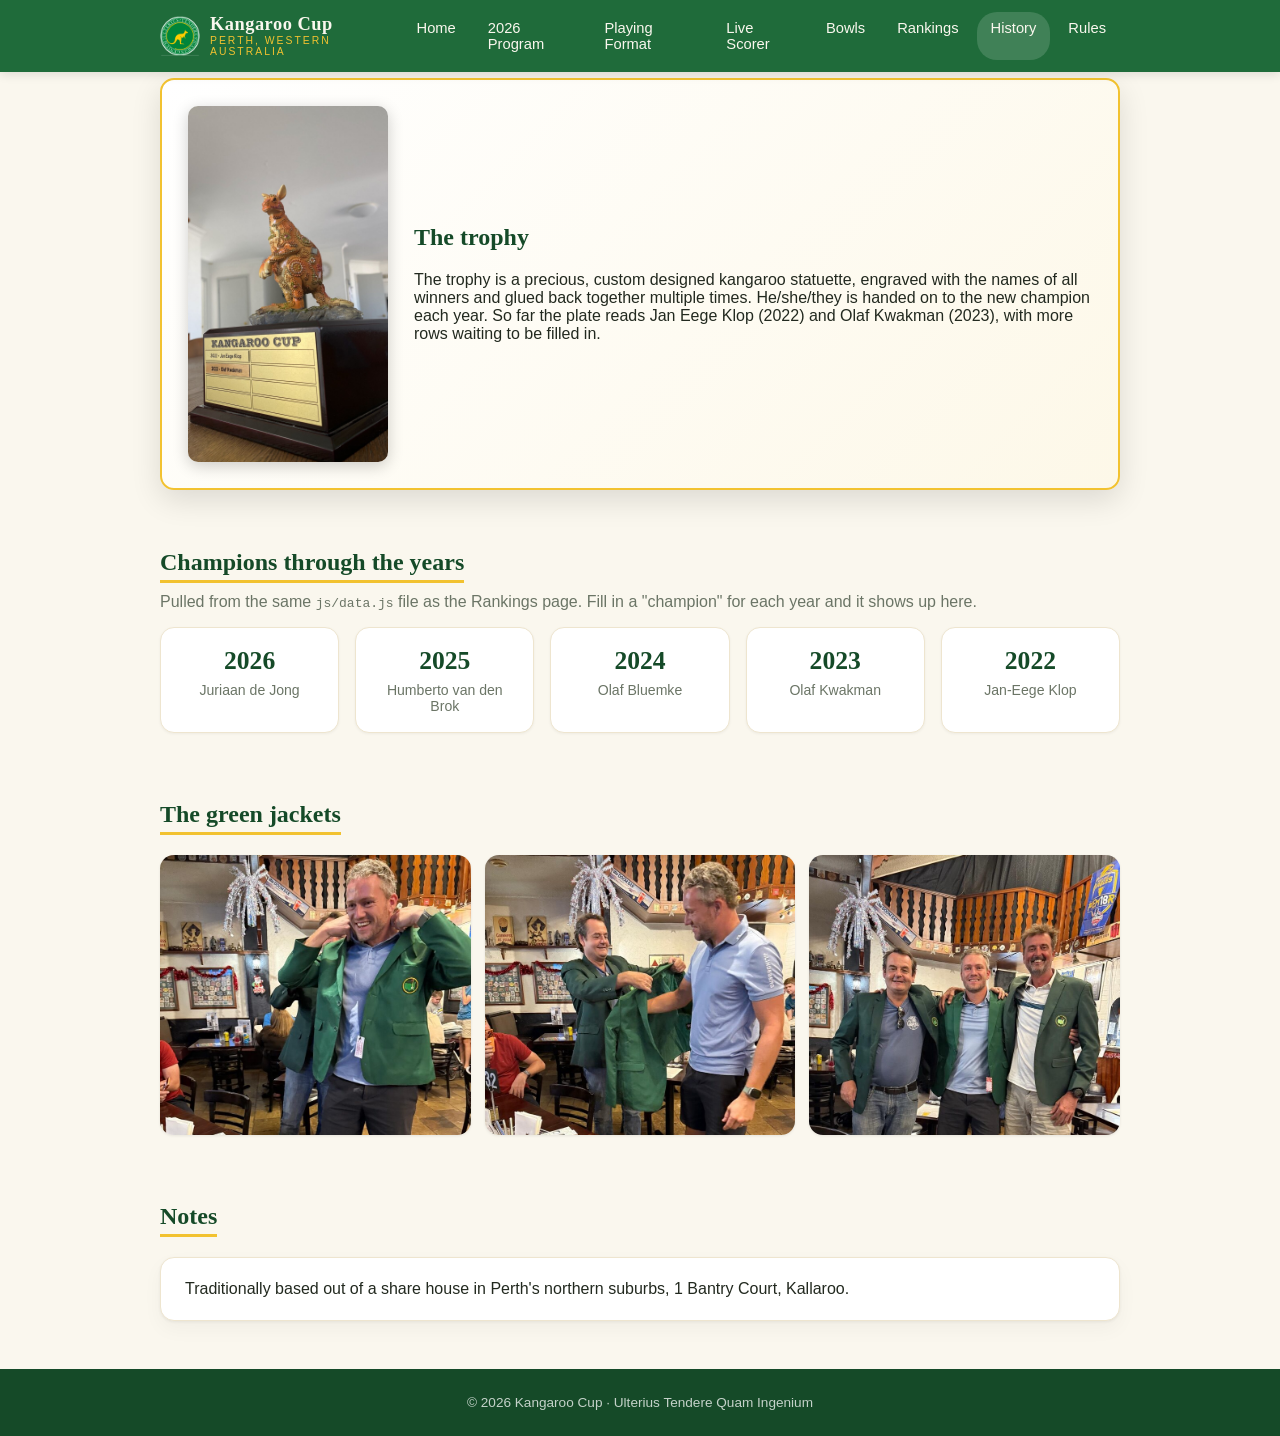
<file: history.html>
<!DOCTYPE html>
  <html lang="en">
  <head>
  <meta charset="UTF-8">
  <meta name="viewport" content="width=device-width, initial-scale=1, viewport-fit=cover">
  <title>History | Kangaroo Cup</title>
  <meta name="theme-color" content="#1f6b3a">
  <link rel="manifest" href="manifest.json">
  <link rel="icon" href="assets/img/favicon-32-v2.png">
  <link rel="apple-touch-icon" href="assets/img/apple-touch-icon-v2.png">
  <link rel="stylesheet" href="css/style.css">
  </head>
  <body>

  <div id="site-header"></div>

  <main class="wrap" style="padding-top:40px;">

  <section class="trophy-hero">
  <div class="trophy-hero-inner">
  <img class="trophy-hero-photo" src="assets/gallery/trophy-closeup.jpg" alt="The Kangaroo Cup trophy, engraved with past champions">
  <div>
  <h2 style="margin-top:0;">The trophy</h2>
  <p style="margin:0;">
  The trophy is a precious, custom designed kangaroo statuette,
  engraved with the names of all winners and glued back together
multiple times. He/she/they is handed on to the new champion
each year. So far the plate reads Jan Eege Klop (2022) and Olaf
Kwakman (2023), with more rows waiting to be filled in.
  </p>
  </div>
  </div>
  </section>

  <section>
  <h2>Champions through the years</h2>
  <p style="color:var(--muted); margin-top:-10px;">
  Pulled from the same <code>js/data.js</code> file as the Rankings
page. Fill in a "champion" for each year and it shows up here.
  </p>
  <div class="history-grid" id="history-grid"></div>
  </section>

  <section>
  <h2>The green jackets</h2>
<div class="photo-grid">
<img src="assets/gallery/green-jacket-1.jpg" alt="Kangaroo Cup green jacket tradition">
  <img src="assets/gallery/green-jacket-handover.jpg" alt="Handing over the green jacket">
  <img src="assets/gallery/green-jacket-2.jpg" alt="Three champions in green jackets">
  </div>
  </section>

  <section>
  <h2>Notes</h2>
  <div class="card">
  <p style="margin:0;">Traditionally based out of a share house in Perth's northern suburbs, 1 Bantry Court, Kallaroo.</p>
  </div>
  </section>
  </main>

  <div id="site-footer"></div>

  <script src="js/data.js"></script>
  <script src="js/app.js"></script>
  <script>
  function renderHistoryGrid() {
const grid = document.getElementById("history-grid");
grid.innerHTML = KANGAROO_CUP.editions
  .slice()
  .sort((a, b) => b.year - a.year)
  .map(
  (ed) => `
  <div class="history-card">
  <div class="year">${ed.year}</div>
  <div class="champ">${ed.champion || "Champion TBD"}</div>
  </div>`
  )
  .join("");
}
document.addEventListener("DOMContentLoaded", renderHistoryGrid);
</script>
  </body>
  </html>
</file>
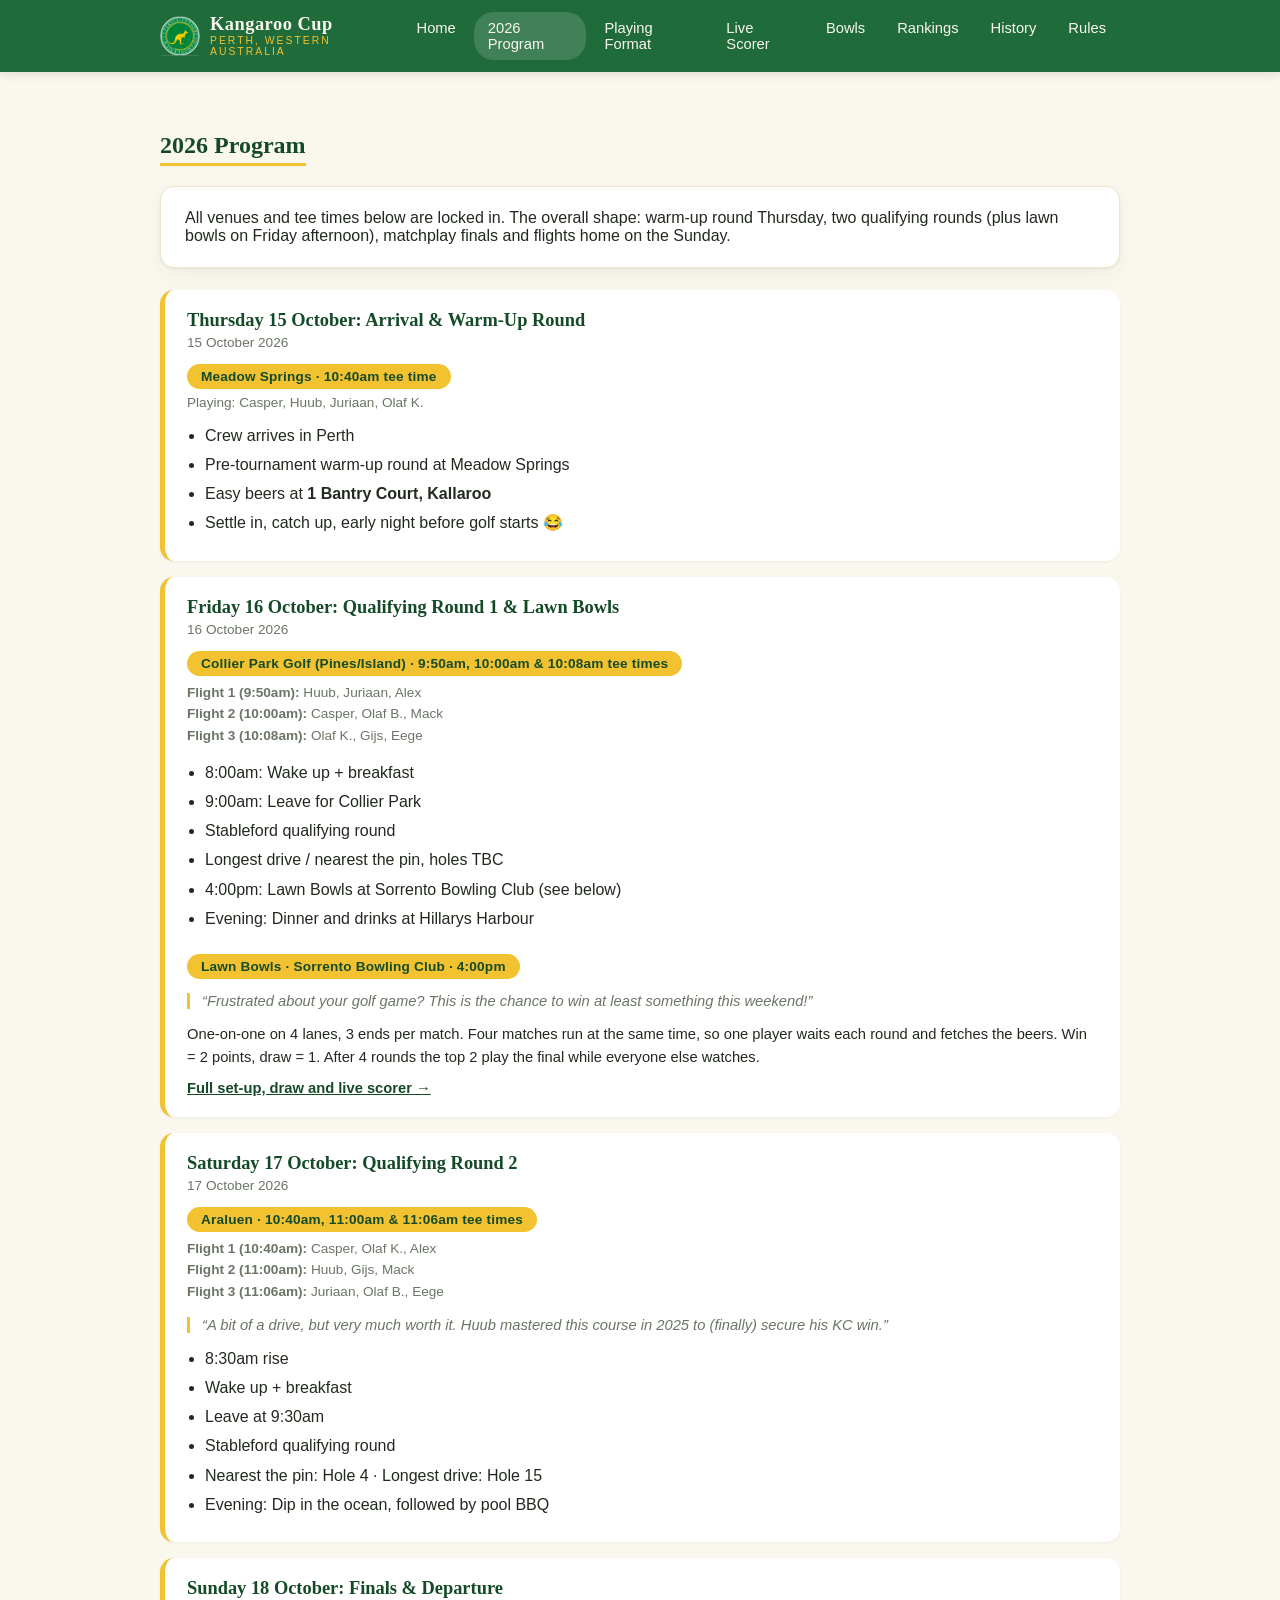
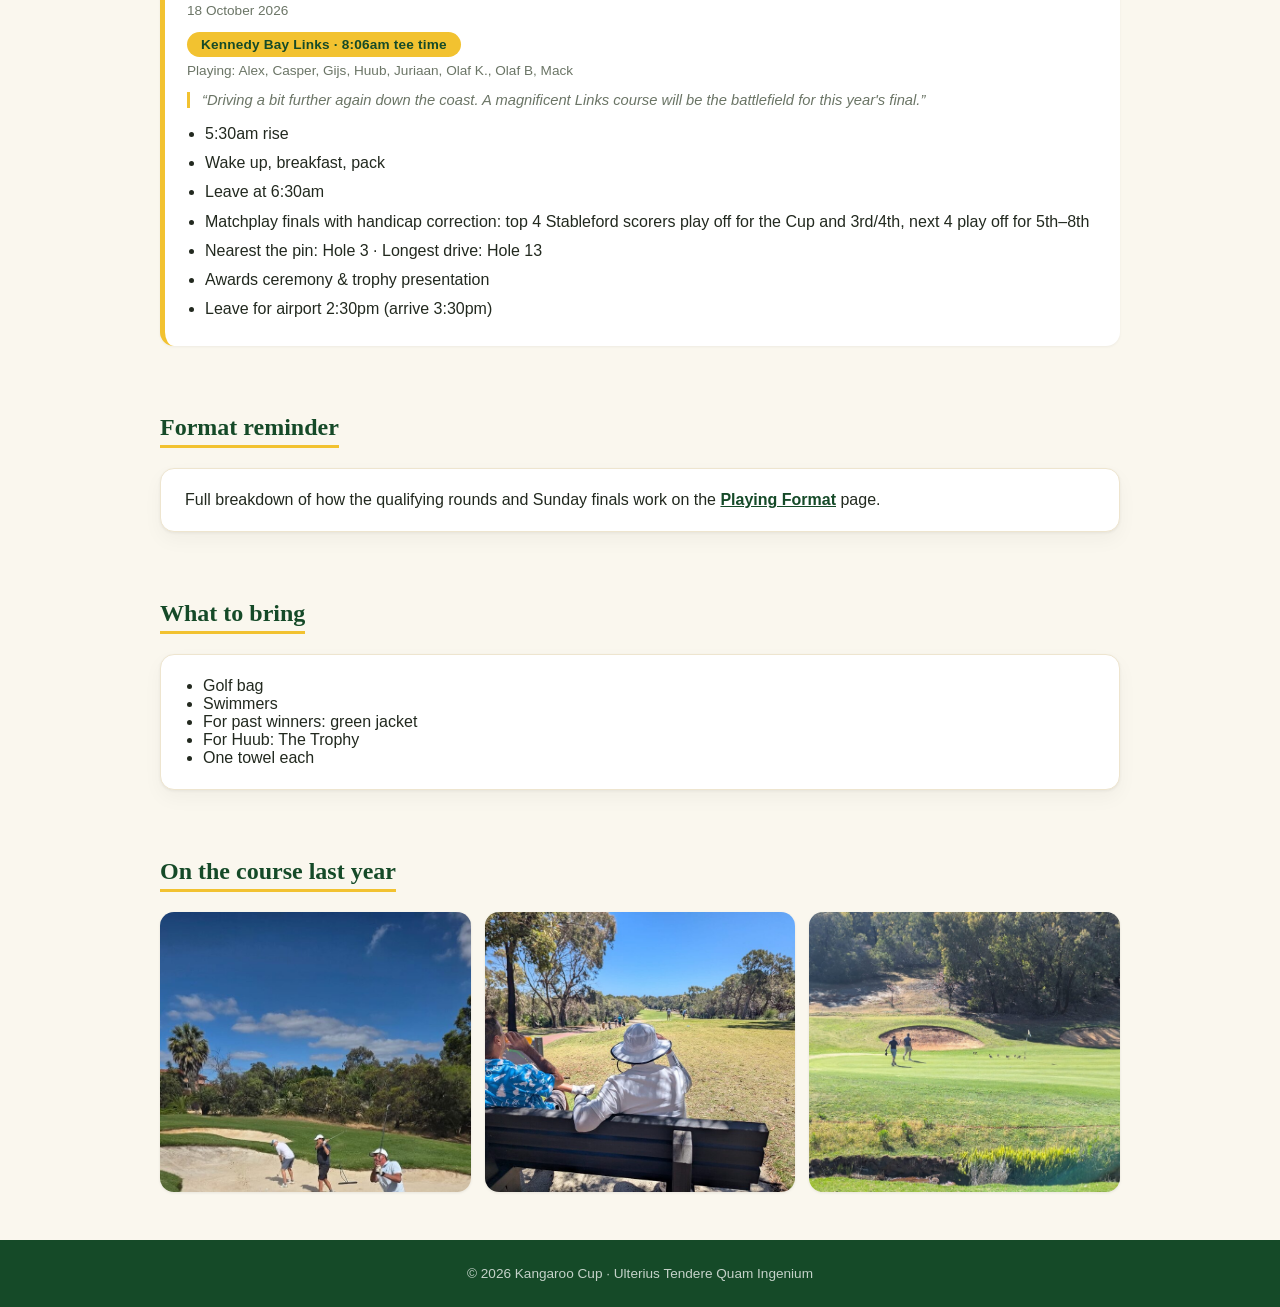
<file: program.html>
<!DOCTYPE html>
<html lang="en">
<head>
<meta charset="UTF-8">
<meta name="viewport" content="width=device-width, initial-scale=1, viewport-fit=cover">
<title>2026 Program | Kangaroo Cup</title>
<meta name="theme-color" content="#1f6b3a">
<link rel="manifest" href="manifest.json">
<link rel="icon" href="assets/img/favicon-32-v2.png">
<link rel="apple-touch-icon" href="assets/img/apple-touch-icon-v2.png">
<link rel="stylesheet" href="css/style.css">
</head>
<body>

<div id="site-header"></div>

<main class="wrap" style="padding-top:40px;">

  <section>
    <h2>2026 Program</h2>
    <div class="card" style="margin-bottom:22px;">
      <p style="margin:0;">
        All venues and tee times below are locked in. The overall shape:
        warm-up round Thursday, two qualifying rounds (plus lawn bowls on
        Friday afternoon), matchplay finals and flights home on the Sunday.
      </p>
    </div>

    <div class="day-card">
      <h3>Thursday 15 October: Arrival &amp; Warm-Up Round</h3>
      <div class="date">15 October 2026</div>
      <div class="venue-badge">Meadow Springs &middot; 10:40am tee time</div>
      <div style="color:var(--muted); font-size:.85rem; margin:-8px 0 14px;">Playing: Casper, Huub, Juriaan, Olaf K.</div>
      <ul>
        <li>Crew arrives in Perth</li>
        <li>Pre-tournament warm-up round at Meadow Springs</li>
        <li>Easy beers at <strong>1 Bantry Court, Kallaroo</strong></li>
        <li>Settle in, catch up, early night before golf starts &#128514;</li>
      </ul>
    </div>

    <div class="day-card">
      <h3>Friday 16 October: Qualifying Round 1 &amp; Lawn Bowls</h3>
      <div class="date">16 October 2026</div>
      <div class="venue-badge">Collier Park Golf (Pines/Island) &middot; 9:50am, 10:00am &amp; 10:08am tee times</div>
      <div style="color:var(--muted); font-size:.85rem; margin:-8px 0 14px; line-height:1.6;">
        <strong>Flight 1 (9:50am):</strong> Huub, Juriaan, Alex<br>
        <strong>Flight 2 (10:00am):</strong> Casper, Olaf B., Mack<br>
        <strong>Flight 3 (10:08am):</strong> Olaf K., Gijs, Eege
      </div>
      <ul>
        <li>8:00am: Wake up + breakfast</li>
        <li>9:00am: Leave for Collier Park</li>
        <li>Stableford qualifying round</li>
        <li>Longest drive / nearest the pin, holes TBC</li>
        <li>4:00pm: Lawn Bowls at Sorrento Bowling Club (see below)</li>
        <li>Evening: Dinner and drinks at Hillarys Harbour</li>
      </ul>

      <div class="venue-badge" style="margin-top:18px;">Lawn Bowls &middot; Sorrento Bowling Club &middot; 4:00pm</div>
      <p class="course-quote">&ldquo;Frustrated about your golf game? This is the chance to win at least something this weekend!&rdquo;</p>
      <p style="margin:0 0 10px; font-size:.92rem; line-height:1.55;">
        One-on-one on 4 lanes, 3 ends per match. Four matches run at the same
        time, so one player waits each round and fetches the beers. Win = 2
        points, draw = 1. After 4 rounds the top 2 play the final while
        everyone else watches.
      </p>
      <a href="bowls.html" style="color:var(--green-dark); font-weight:700; font-size:.92rem;">Full set-up, draw and live scorer &rarr;</a>
    </div>

    <div class="day-card">
      <h3>Saturday 17 October: Qualifying Round 2</h3>
      <div class="date">17 October 2026</div>
      <div class="venue-badge">Araluen &middot; 10:40am, 11:00am &amp; 11:06am tee times</div>
      <div style="color:var(--muted); font-size:.85rem; margin:-8px 0 14px; line-height:1.6;">
        <strong>Flight 1 (10:40am):</strong> Casper, Olaf K., Alex<br>
        <strong>Flight 2 (11:00am):</strong> Huub, Gijs, Mack<br>
        <strong>Flight 3 (11:06am):</strong> Juriaan, Olaf B., Eege
      </div>
      <p class="course-quote">&ldquo;A bit of a drive, but very much worth it. Huub mastered this course in 2025 to (finally) secure his KC win.&rdquo;</p>
      <ul>
        <li>8:30am rise</li>
        <li>Wake up + breakfast</li>
        <li>Leave at 9:30am</li>
        <li>Stableford qualifying round</li>
        <li>Nearest the pin: Hole 4 &middot; Longest drive: Hole 15</li>
        <li>Evening: Dip in the ocean, followed by pool BBQ</li>
      </ul>
    </div>

    <div class="day-card">
      <h3>Sunday 18 October: Finals &amp; Departure</h3>
      <div class="date">18 October 2026</div>
      <div class="venue-badge">Kennedy Bay Links &middot; 8:06am tee time</div>
      <div style="color:var(--muted); font-size:.85rem; margin:-8px 0 14px;">Playing: Alex, Casper, Gijs, Huub, Juriaan, Olaf K., Olaf B, Mack</div>
      <p class="course-quote">&ldquo;Driving a bit further again down the coast. A magnificent Links course will be the battlefield for this year's final.&rdquo;</p>
      <ul>
        <li>5:30am rise</li>
        <li>Wake up, breakfast, pack</li>
        <li>Leave at 6:30am</li>
        <li>Matchplay finals with handicap correction: top 4 Stableford scorers play off for the Cup and 3rd/4th, next 4 play off for 5th&ndash;8th</li>
        <li>Nearest the pin: Hole 3 &middot; Longest drive: Hole 13</li>
        <li>Awards ceremony &amp; trophy presentation</li>
        <li>Leave for airport 2:30pm (arrive 3:30pm)</li>
      </ul>
    </div>
  </section>

  <section>
    <h2>Format reminder</h2>
    <div class="card">
      <p style="margin:0;">
        Full breakdown of how the qualifying rounds and Sunday finals work
        on the <a href="format.html" style="color:var(--green-dark); font-weight:700;">Playing Format</a> page.
      </p>
    </div>
  </section>

  <section>
    <h2>What to bring</h2>
    <div class="card">
      <ul style="margin:0; padding-left:18px;">
        <li>Golf bag</li>
        <li>Swimmers</li>
        <li>For past winners: green jacket</li>
        <li>For Huub: The Trophy</li>
        <li>One towel each</li>
      </ul>
    </div>
  </section>

  <section>
    <h2>On the course last year</h2>
    <div class="photo-grid">
      <img src="assets/gallery/bunker-shots.jpg" alt="Bunker shots on the course">
      <img src="assets/gallery/bench-fairway.jpg" alt="Watching the fairway from the bench">
      <img src="assets/gallery/green-with-birds.jpg" alt="Walking up the green">
    </div>
  </section>

</main>

<div id="site-footer"></div>

<script src="js/data.js"></script>
<script src="js/app.js"></script>
</body>
</html>
</file>
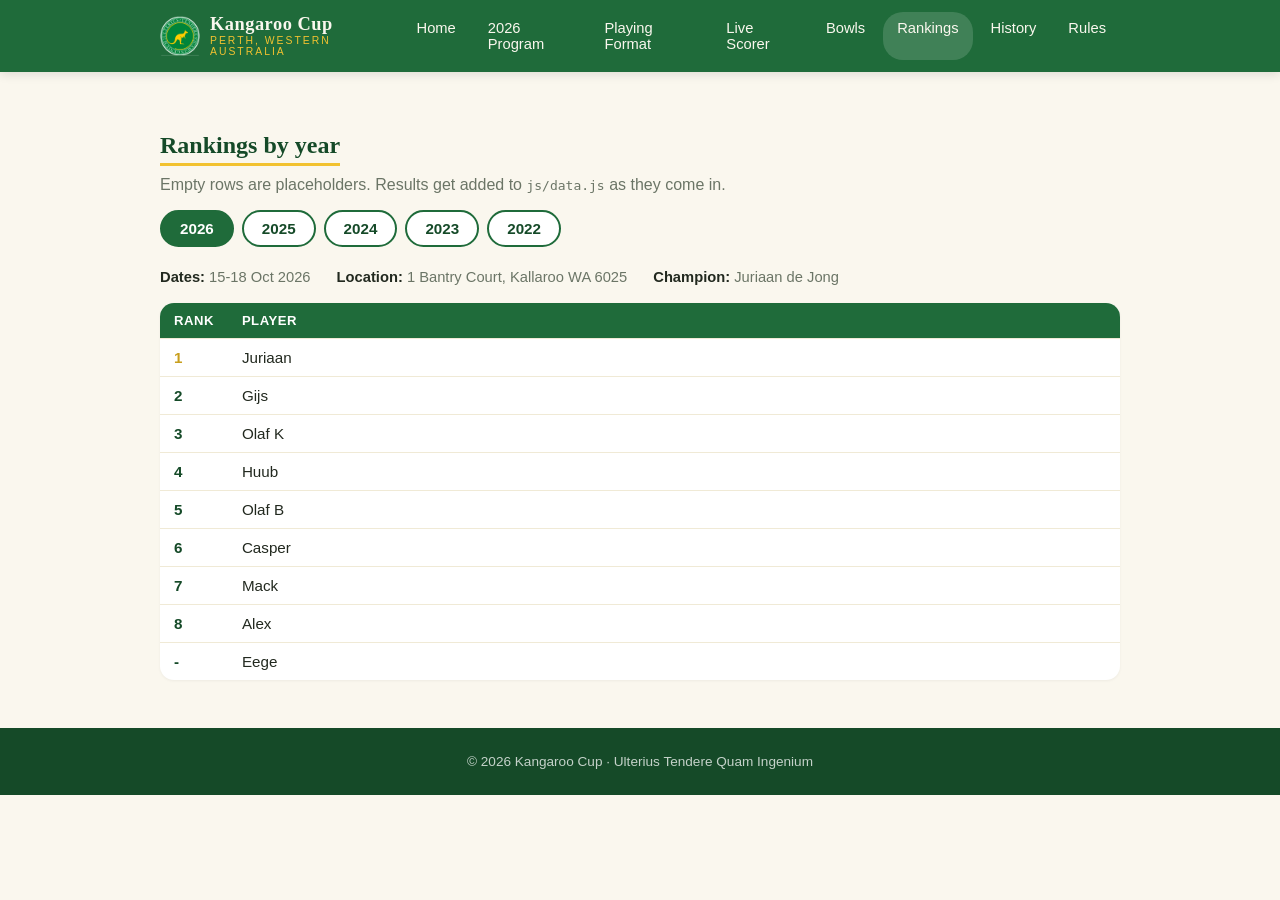
<file: results.html>
<!DOCTYPE html>
<html lang="en">
<head>
<meta charset="UTF-8">
<meta name="viewport" content="width=device-width, initial-scale=1, viewport-fit=cover">
<title>Rankings | Kangaroo Cup</title>
<meta name="theme-color" content="#1f6b3a">
<link rel="manifest" href="manifest.json">
<link rel="icon" href="assets/img/favicon-32-v2.png">
<link rel="apple-touch-icon" href="assets/img/apple-touch-icon-v2.png">
<link rel="stylesheet" href="css/style.css">
</head>
<body>

<div id="site-header"></div>

<main class="wrap" style="padding-top:40px;">
  <section>
    <h2>Rankings by year</h2>
    <p style="color:var(--muted); margin-top:-10px;">
      Empty rows are placeholders. Results get added to
      <code>js/data.js</code> as they come in.
    </p>

    <div class="year-tabs" id="year-tabs"></div>

    <div class="edition-meta" id="edition-meta"></div>

    <table class="rankings">
      <thead>
        <tr>
          <th>Rank</th>
          <th>Player</th>
        </tr>
      </thead>
      <tbody id="rankings-body"></tbody>
    </table>
  </section>
</main>

<div id="site-footer"></div>

<script src="js/data.js"></script>
<script src="js/app.js"></script>
<script>
  function renderResultsPage() {
    const tabsEl = document.getElementById("year-tabs");
    const metaEl = document.getElementById("edition-meta");
    const bodyEl = document.getElementById("rankings-body");
    const editions = KANGAROO_CUP.editions;

    let activeYear = editions[0].year;

    function draw() {
      tabsEl.innerHTML = editions
        .map(
          (ed) =>
            `<button data-year="${ed.year}" class="${ed.year === activeYear ? "active" : ""}">${ed.year}</button>`
        )
        .join("");

      const edition = editions.find((e) => e.year === activeYear);

      metaEl.innerHTML = `
        <span><strong>Dates:</strong> ${edition.dates || "TBD"}</span>
        <span><strong>Location:</strong> ${edition.host || "TBD"}</span>
        <span><strong>Champion:</strong> ${edition.champion || "TBD"}</span>
      `;

      bodyEl.innerHTML = edition.rankings
        .map((row) => {
          const rank = row.rank == null ? "-" : row.rank;
          const name = row.name
            ? row.name
            : '<span class="placeholder">TBD</span>';
          return `<tr><td class="rank">${rank}</td><td>${name}</td></tr>`;
        })
        .join("");
    }

    tabsEl.addEventListener("click", (e) => {
      const btn = e.target.closest("button[data-year]");
      if (!btn) return;
      activeYear = Number(btn.dataset.year);
      draw();
    });

    draw();
  }

  document.addEventListener("DOMContentLoaded", renderResultsPage);
</script>
</body>
</html>
</file>
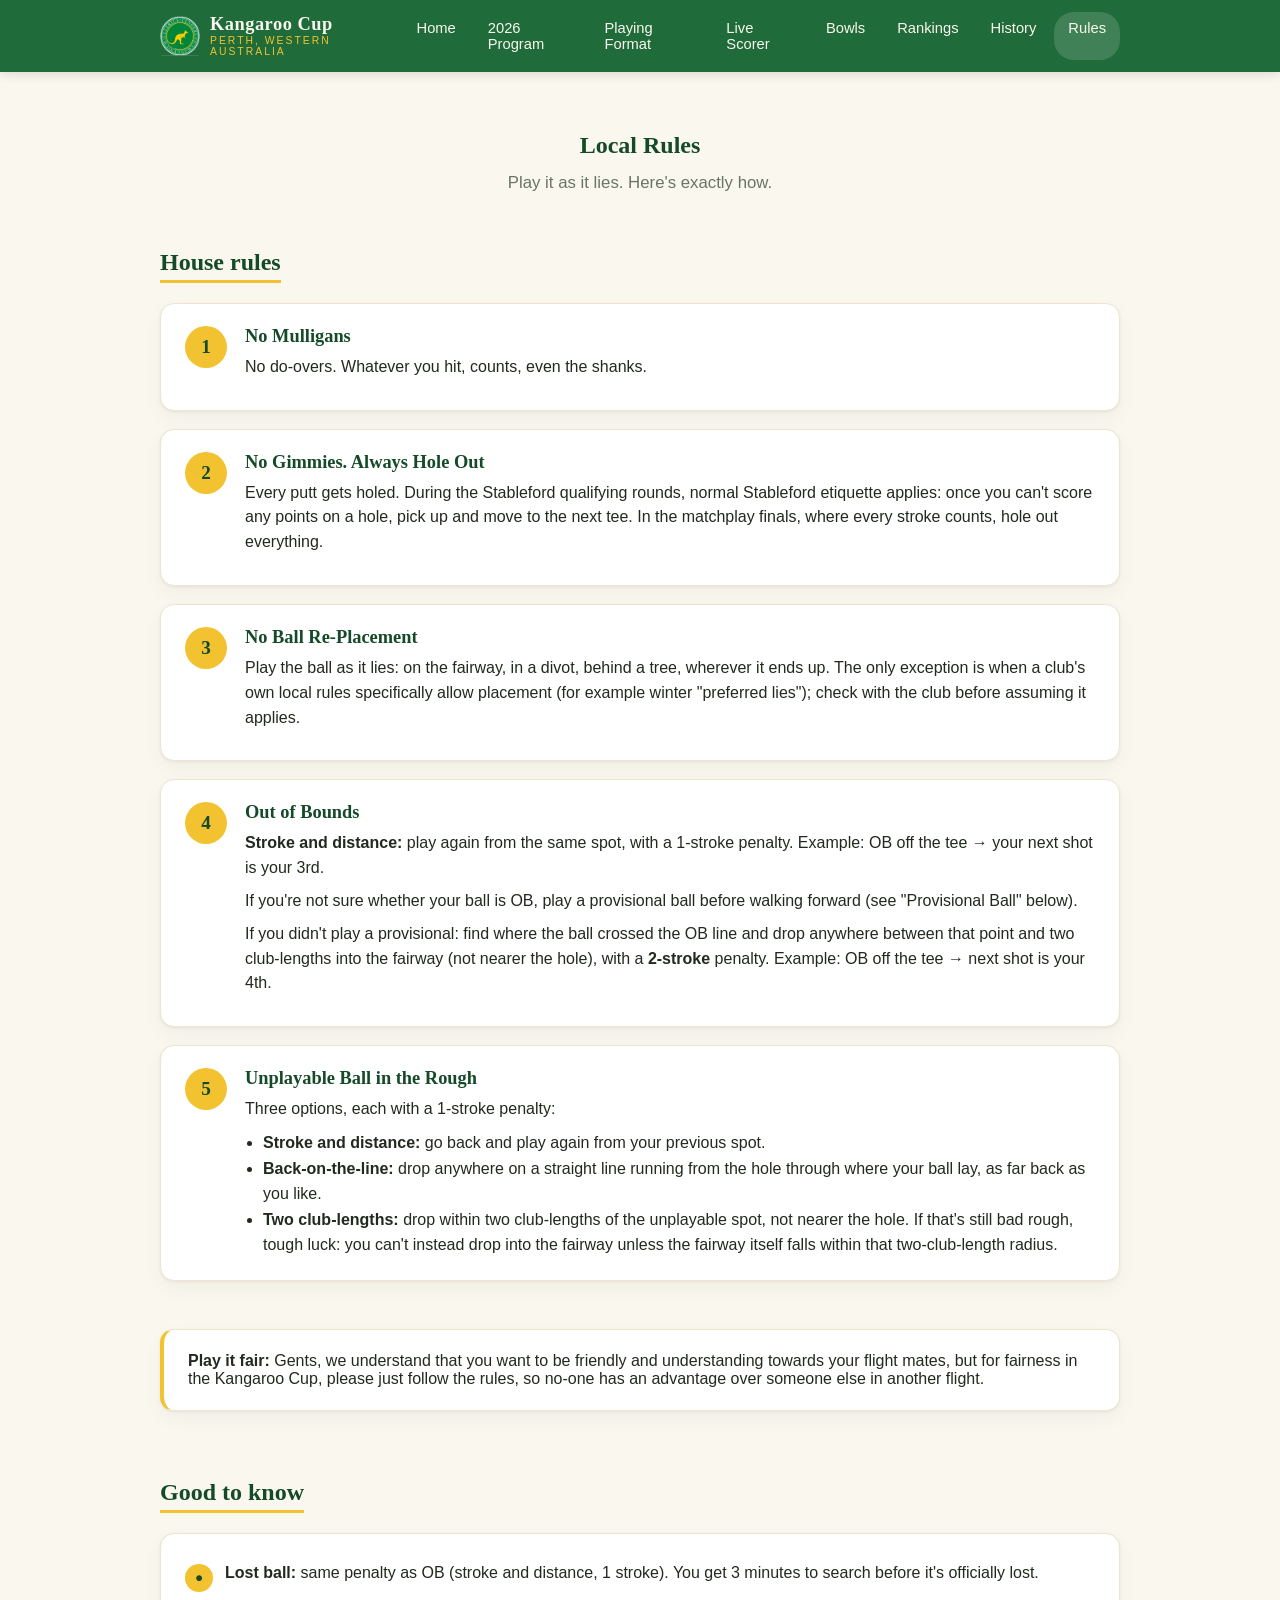
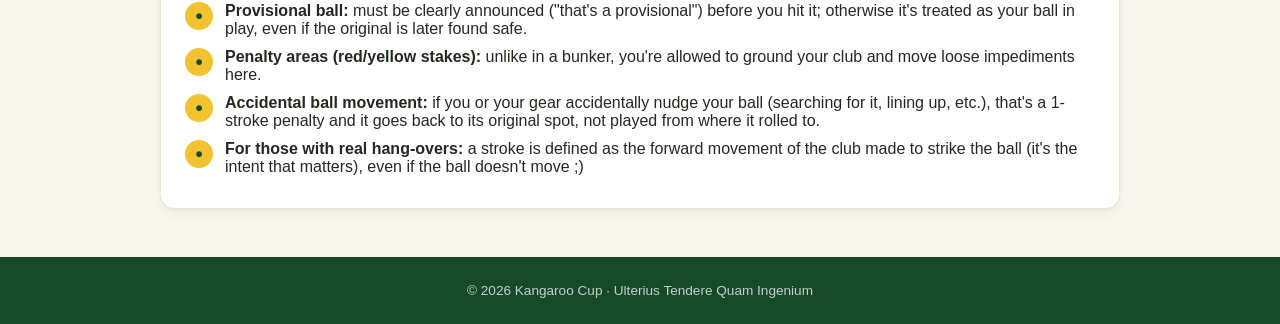
<file: rules.html>
<!DOCTYPE html>
<html lang="en">
<head>
<meta charset="UTF-8">
<meta name="viewport" content="width=device-width, initial-scale=1, viewport-fit=cover">
<title>Local Rules | Kangaroo Cup</title>
<meta name="theme-color" content="#1f6b3a">
<link rel="manifest" href="manifest.json">
<link rel="icon" href="assets/img/favicon-32-v2.png">
<link rel="apple-touch-icon" href="assets/img/apple-touch-icon-v2.png">
<link rel="stylesheet" href="css/style.css">
</head>
<body>

<div id="site-header"></div>

<main class="wrap" style="padding-top:40px;">

  <section class="format-hero">
    <h2 style="border:none; padding-bottom:0;">Local Rules</h2>
    <p class="subtitle">Play it as it lies. Here's exactly how.</p>
  </section>

  <section>
    <h2>House rules</h2>

    <div class="format-step">
      <div class="format-num">1</div>
      <div style="flex:1;">
        <h3>No Mulligans</h3>
        <p>No do-overs. Whatever you hit, counts, even the shanks.</p>
      </div>
    </div>

    <div class="format-step">
      <div class="format-num">2</div>
      <div style="flex:1;">
        <h3>No Gimmies. Always Hole Out</h3>
        <p>Every putt gets holed. During the Stableford qualifying rounds, normal Stableford etiquette applies: once you can't score any points on a hole, pick up and move to the next tee. In the matchplay finals, where every stroke counts, hole out everything.</p>
      </div>
    </div>

    <div class="format-step">
      <div class="format-num">3</div>
      <div style="flex:1;">
        <h3>No Ball Re-Placement</h3>
        <p>Play the ball as it lies: on the fairway, in a divot, behind a tree, wherever it ends up. The only exception is when a club's own local rules specifically allow placement (for example winter "preferred lies"); check with the club before assuming it applies.</p>
      </div>
    </div>

    <div class="format-step">
      <div class="format-num">4</div>
      <div style="flex:1;">
        <h3>Out of Bounds</h3>
        <p><strong>Stroke and distance:</strong> play again from the same spot, with a 1-stroke penalty. Example: OB off the tee &rarr; your next shot is your 3rd.</p>
        <p>If you're not sure whether your ball is OB, play a provisional ball before walking forward (see "Provisional Ball" below).</p>
        <p>If you didn't play a provisional: find where the ball crossed the OB line and drop anywhere between that point and two club-lengths into the fairway (not nearer the hole), with a <strong>2-stroke</strong> penalty. Example: OB off the tee &rarr; next shot is your 4th.</p>
      </div>
    </div>

    <div class="format-step">
      <div class="format-num">5</div>
      <div style="flex:1;">
        <h3>Unplayable Ball in the Rough</h3>
        <p>Three options, each with a 1-stroke penalty:</p>
        <ul style="margin:0; padding-left:18px; line-height:1.6;">
          <li><strong>Stroke and distance:</strong> go back and play again from your previous spot.</li>
          <li><strong>Back-on-the-line:</strong> drop anywhere on a straight line running from the hole through where your ball lay, as far back as you like.</li>
          <li><strong>Two club-lengths:</strong> drop within two club-lengths of the unplayable spot, not nearer the hole. If that's still bad rough, tough luck: you can't instead drop into the fairway unless the fairway itself falls within that two-club-length radius.</li>
        </ul>
      </div>
    </div>
  </section>

  <section>
    <div class="card" style="border-left:4px solid var(--gold, #c8a03c);">
      <p style="margin:0;"><strong>Play it fair:</strong> Gents, we understand that you want to be friendly and understanding towards your flight mates, but for fairness in the Kangaroo Cup, please just follow the rules, so no-one has an advantage over someone else in another flight.</p>
    </div>
  </section>

  <section>
    <h2>Good to know</h2>
    <div class="card">
      <ul class="tiebreak-list">
        <li><span class="format-num">&#9679;</span><span><strong>Lost ball:</strong> same penalty as OB (stroke and distance, 1 stroke). You get 3 minutes to search before it's officially lost.</span></li>
        <li><span class="format-num">&#9679;</span><span><strong>Provisional ball:</strong> must be clearly announced ("that's a provisional") before you hit it; otherwise it's treated as your ball in play, even if the original is later found safe.</span></li>
        <li><span class="format-num">&#9679;</span><span><strong>Penalty areas (red/yellow stakes):</strong> unlike in a bunker, you're allowed to ground your club and move loose impediments here.</span></li>
        <li><span class="format-num">&#9679;</span><span><strong>Accidental ball movement:</strong> if you or your gear accidentally nudge your ball (searching for it, lining up, etc.), that's a 1-stroke penalty and it goes back to its original spot, not played from where it rolled to.</span></li>
        <li><span class="format-num">&#9679;</span><span><strong>For those with real hang-overs:</strong> a stroke is defined as the forward movement of the club made to strike the ball (it's the intent that matters), even if the ball doesn't move ;)</span></li>
      </ul>
    </div>
  </section>

</main>

<div id="site-footer"></div>

<script src="js/data.js"></script>
<script src="js/app.js"></script>
</body>
</html>
</file>
<file: css/style.css>
:root {
  --green: #1f6b3a;
  --green-dark: #154a28;
  --gold: #f2c230;
  --gold-dark: #c89f1e;
  --cream: #faf7ee;
  --text: #22291f;
  --muted: #6b7566;
  --radius: 14px;
  --max-width: 1000px;
}

* { box-sizing: border-box; }

html, body {
  margin: 0;
  padding: 0;
  background: var(--cream);
  color: var(--text);
  font-family: -apple-system, BlinkMacSystemFont, "Segoe UI", Roboto, Helvetica, Arial, sans-serif;
  -webkit-font-smoothing: antialiased;
}

h1, h2, h3, .serif {
  font-family: Georgia, "Times New Roman", serif;
}

a { color: inherit; }

img { max-width: 100%; display: block; }

.wrap {
  max-width: var(--max-width);
  margin: 0 auto;
  padding: 0 20px;
}

/* Header / nav */
header.site-header {
  background: var(--green);
  color: var(--cream);
  position: sticky;
  top: 0;
  z-index: 50;
  box-shadow: 0 2px 10px rgba(0,0,0,.12);
}

.nav-row {
  display: flex;
  align-items: center;
  justify-content: space-between;
  padding: 12px 20px;
  max-width: var(--max-width);
  margin: 0 auto;
}

.brand {
  display: flex;
  align-items: center;
  gap: 10px;
  text-decoration: none;
  color: var(--cream);
}

.brand img { width: 40px; height: 40px; }

.brand-text {
  font-family: Georgia, serif;
  font-weight: bold;
  font-size: 1.15rem;
  letter-spacing: .5px;
  line-height: 1.1;
}

.brand-text small {
  display: block;
  font-family: -apple-system, sans-serif;
  font-weight: normal;
  font-size: .65rem;
  letter-spacing: 2px;
  color: var(--gold);
}

nav.main-nav {
  display: flex;
  gap: 4px;
}

nav.main-nav a {
  text-decoration: none;
  color: var(--cream);
  padding: 8px 14px;
  border-radius: 20px;
  font-size: .92rem;
  font-weight: 500;
  transition: background .15s;
}

nav.main-nav a:hover,
nav.main-nav a.active {
  background: rgba(255,255,255,.15);
}

.nav-toggle {
  display: none;
  background: none;
  border: none;
  color: var(--cream);
  font-size: 1.6rem;
  cursor: pointer;
}

@media (max-width: 680px) {
  nav.main-nav {
    display: none;
    position: absolute;
    top: 64px;
    left: 0;
    right: 0;
    background: var(--green-dark);
    flex-direction: column;
    padding: 10px;
  }
  nav.main-nav.open { display: flex; }
  .nav-toggle { display: block; }
}

/* Hero */
.hero {
  background: linear-gradient(160deg, var(--green) 0%, var(--green-dark) 100%);
  color: var(--cream);
  padding: 56px 20px 64px;
  text-align: center;
}

.hero img.crest {
  width: auto;
  height: 190px;
  margin: 0 auto 18px;
}

.hero h1 {
  font-size: 2.4rem;
  margin: 0 0 6px;
  letter-spacing: 1px;
}

.hero .motto {
  color: var(--gold);
  font-style: italic;
  font-size: .95rem;
  margin: 0 0 18px;
}

.hero p.lead {
  max-width: 560px;
  margin: 0 auto;
  opacity: .9;
  line-height: 1.5;
}

.hero-actions {
  margin-top: 26px;
  display: flex;
  gap: 12px;
  justify-content: center;
  flex-wrap: wrap;
}

/* Buttons */
.btn {
  display: inline-block;
  text-decoration: none;
  padding: 11px 22px;
  border-radius: 30px;
  font-weight: 600;
  font-size: .92rem;
  cursor: pointer;
  border: 2px solid transparent;
  transition: transform .1s ease, opacity .15s ease;
}
.btn:active { transform: scale(.97); }

.btn-gold {
  background: var(--gold);
  color: var(--green-dark);
}
.btn-gold:hover { background: var(--gold-dark); }

.btn-outline {
  background: transparent;
  color: var(--cream);
  border-color: rgba(255,255,255,.6);
}
.btn-outline:hover { background: rgba(255,255,255,.12); }

/* Sections */
main { padding: 44px 0 70px; }

section { margin-bottom: 48px; }

section h2 {
  font-size: 1.5rem;
  color: var(--green-dark);
  border-bottom: 3px solid var(--gold);
  display: inline-block;
  padding-bottom: 4px;
  margin-bottom: 20px;
}

.card {
  background: #fff;
  border-radius: var(--radius);
  padding: 22px 24px;
  box-shadow: 0 1px 3px rgba(0,0,0,.06), 0 8px 20px rgba(0,0,0,.04);
  border: 1px solid #eee5cf;
}

.card-grid {
  display: grid;
  grid-template-columns: repeat(auto-fit, minmax(220px, 1fr));
  gap: 18px;
}

.info-card h3 {
  margin: 0 0 6px;
  font-size: 1rem;
  color: var(--green-dark);
}
.info-card p {
  margin: 0;
  color: var(--muted);
  font-size: .95rem;
}
.info-card .tag {
  display: inline-block;
  background: var(--gold);
  color: var(--green-dark);
  font-size: .7rem;
  font-weight: 700;
  letter-spacing: .5px;
  padding: 2px 9px;
  border-radius: 20px;
  margin-bottom: 8px;
}

/* Program timeline */
.day-card {
  border-left: 5px solid var(--gold);
  background: #fff;
  border-radius: var(--radius);
  padding: 20px 22px;
  margin-bottom: 16px;
  box-shadow: 0 1px 3px rgba(0,0,0,.05);
}
.day-card h3 {
  margin: 0 0 4px;
  color: var(--green-dark);
  font-size: 1.15rem;
}
.day-card .date {
  color: var(--muted);
  font-size: .85rem;
  margin-bottom: 12px;
}
.day-card ul {
  margin: 0;
  padding-left: 18px;
}
.day-card li {
  margin-bottom: 6px;
  line-height: 1.45;
}
.badge-tbd {
  display: inline-block;
  background: #fff2cc;
  color: #8a6d00;
  border: 1px solid #f2d477;
  font-size: .68rem;
  font-weight: 700;
  padding: 1px 8px;
  border-radius: 12px;
  margin-left: 6px;
  vertical-align: middle;
}
.hcp-badge {
  display: inline-block;
  background: var(--cream);
  color: var(--green-dark);
  border: 1px solid #d8d0b4;
  font-size: .68rem;
  font-weight: 700;
  padding: 1px 8px;
  border-radius: 12px;
  margin-left: 6px;
  vertical-align: middle;
}

/* Results / tables */
.year-tabs {
  display: flex;
  gap: 8px;
  flex-wrap: wrap;
  margin-bottom: 22px;
}
.year-tabs button {
  border: 2px solid var(--green);
  background: #fff;
  color: var(--green-dark);
  padding: 8px 18px;
  border-radius: 24px;
  font-weight: 700;
  cursor: pointer;
  font-size: .95rem;
}
.year-tabs button.active {
  background: var(--green);
  color: #fff;
}

table.rankings {
  width: 100%;
  border-collapse: collapse;
  background: #fff;
  border-radius: var(--radius);
  overflow: hidden;
  box-shadow: 0 1px 3px rgba(0,0,0,.05);
}
table.rankings th, table.rankings td {
  padding: 10px 14px;
  text-align: left;
  border-bottom: 1px solid #f0ead6;
  font-size: .95rem;
}
table.rankings th {
  background: var(--green);
  color: #fff;
  font-weight: 600;
  font-size: .82rem;
  text-transform: uppercase;
  letter-spacing: .5px;
}
table.rankings tr:last-child td { border-bottom: none; }
table.rankings td.rank {
  font-weight: 700;
  color: var(--green-dark);
  width: 48px;
}
table.rankings tr:first-child td.rank { color: var(--gold-dark); }
.placeholder { color: #bbb; font-style: italic; }

.edition-meta {
  display: flex;
  flex-wrap: wrap;
  gap: 10px 26px;
  margin-bottom: 18px;
  color: var(--muted);
  font-size: .92rem;
}
.edition-meta strong { color: var(--text); }

/* History grid */
.history-grid {
  display: grid;
  grid-template-columns: repeat(auto-fit, minmax(150px, 1fr));
  gap: 16px;
}
.history-card {
  background: #fff;
  border-radius: var(--radius);
  padding: 18px;
  text-align: center;
  box-shadow: 0 1px 3px rgba(0,0,0,.05);
  border: 1px solid #eee5cf;
}
.history-card .year {
  font-family: Georgia, serif;
  font-size: 1.6rem;
  font-weight: bold;
  color: var(--green-dark);
}
.history-card .champ {
  margin-top: 6px;
  font-size: .88rem;
  color: var(--muted);
}

/* Photo grid */
.photo-grid {
  display: grid;
  grid-template-columns: repeat(auto-fit, minmax(220px, 1fr));
  gap: 14px;
}
.photo-grid img {
  width: 100%;
  height: 280px;
  object-fit: cover;
  object-position: top center;
  border-radius: var(--radius);
  box-shadow: 0 1px 3px rgba(0,0,0,.08);
}

/* Mary card */
.mary-card {
  display: flex;
  gap: 22px;
  flex-wrap: wrap;
  align-items: center;
}
.mary-photo {
  width: 280px;
  border-radius: var(--radius);
  flex-shrink: 0;
}
.mary-card > div {
  flex: 1;
  min-width: 240px;
}

/* Trophy hero (prominent trophy feature, top of homepage) */
.trophy-hero {
  margin-top: -34px;
  margin-bottom: 40px;
}
.trophy-hero-inner {
  background: linear-gradient(135deg, #fff 0%, #fdf8e8 100%);
  border: 2px solid var(--gold);
  border-radius: var(--radius);
  padding: 26px;
  display: flex;
  align-items: center;
  gap: 26px;
  flex-wrap: wrap;
  box-shadow: 0 10px 30px rgba(0,0,0,.12);
}
.trophy-hero-photo {
  width: 200px;
  border-radius: 10px;
  flex-shrink: 0;
  box-shadow: 0 4px 16px rgba(0,0,0,.2);
}
.trophy-hero-inner > div {
  flex: 1;
  min-width: 240px;
  color: var(--text);
}
.trophy-hero-inner h2 {
  border-bottom: none;
  padding-bottom: 0;
  color: var(--green-dark);
}

/* Trophy card */
.trophy-card {
  display: flex;
  gap: 22px;
  flex-wrap: wrap;
  align-items: center;
}
.trophy-photo {
  width: 220px;
  border-radius: var(--radius);
  flex-shrink: 0;
  box-shadow: 0 4px 14px rgba(0,0,0,.15);
}
.trophy-card > div {
  flex: 1;
  min-width: 240px;
}

footer {
  background: var(--green-dark);
  color: rgba(255,255,255,.75);
  text-align: center;
  padding: 26px 20px;
  font-size: .85rem;
}
footer a { color: var(--gold); text-decoration: none; }

.install-banner {
  display: none;
  background: var(--gold);
  color: var(--green-dark);
  text-align: center;
  padding: 10px 14px;
  font-size: .88rem;
  font-weight: 600;
}
.install-banner.show { display: block; }
.install-banner button {
  margin-left: 10px;
  border: none;
  background: var(--green-dark);
  color: #fff;
  padding: 5px 14px;
  border-radius: 16px;
  font-weight: 700;
  cursor: pointer;
}

/* Course quote (program page) */
.course-quote {
  font-style: italic;
  color: var(--muted);
  border-left: 3px solid var(--gold);
  padding-left: 12px;
  margin: 0 0 14px;
  font-size: .92rem;
}

/* Venue badge (program page day-cards) */
.venue-badge {
  display: inline-block;
  background: var(--gold);
  color: var(--green-dark);
  font-size: .85rem;
  font-weight: 800;
  letter-spacing: .2px;
  padding: 5px 14px;
  border-radius: 14px;
  margin: 2px 0 14px;
}

/* Playing Format page */
.format-hero {
  text-align: center;
  margin-bottom: 36px;
}
.format-hero .subtitle {
  color: var(--muted);
  font-size: 1.05rem;
  margin-top: -6px;
}
.format-step {
  background: #fff;
  border-radius: var(--radius);
  padding: 22px 24px;
  margin-bottom: 18px;
  box-shadow: 0 1px 3px rgba(0,0,0,.06), 0 8px 20px rgba(0,0,0,.04);
  border: 1px solid #eee5cf;
  display: flex;
  gap: 18px;
}
.format-num {
  flex-shrink: 0;
  width: 42px;
  height: 42px;
  border-radius: 50%;
  background: var(--gold);
  color: var(--green-dark);
  font-weight: 800;
  font-size: 1.2rem;
  display: flex;
  align-items: center;
  justify-content: center;
  font-family: Georgia, serif;
}
.format-step h3 {
  margin: 0 0 8px;
  color: var(--green-dark);
  font-size: 1.15rem;
}
.format-step p {
  margin: 0 0 8px;
  line-height: 1.55;
}
.format-players {
  display: flex;
  gap: 8px;
  flex-wrap: wrap;
  margin: 12px 0 4px;
}
.format-player-chip {
  background: var(--cream);
  border: 1px solid #eee5cf;
  border-radius: 20px;
  padding: 5px 13px;
  font-size: .82rem;
  font-weight: 600;
  color: var(--green-dark);
}
.format-player-chip.finalist {
  background: var(--gold);
  color: var(--green-dark);
  border-color: var(--gold-dark);
}
.format-player-chip.minor {
  background: var(--green);
  color: #fff;
  border-color: var(--green-dark);
}
.format-arrow {
  align-self: center;
  font-size: 1.4rem;
  color: var(--gold-dark);
  padding: 0 4px;
}
.format-matches {
  display: grid;
  grid-template-columns: repeat(auto-fit, minmax(130px, 1fr));
  gap: 10px;
  margin-top: 10px;
}
.format-match {
  background: var(--cream);
  border-radius: 10px;
  padding: 10px;
  text-align: center;
  font-weight: 700;
  color: var(--green-dark);
  border: 1px solid #eee5cf;
  font-size: .9rem;
}
.format-match .vs {
  display: block;
  color: var(--gold-dark);
  font-size: .72rem;
  font-weight: 700;
  margin: 2px 0;
}
.scoring-table {
  width: 100%;
  border-collapse: collapse;
  margin-top: 4px;
}
.scoring-table td {
  padding: 8px 0;
  border-bottom: 1px solid #f0ead6;
}
.scoring-table td:last-child {
  text-align: right;
  font-weight: 700;
  color: var(--green-dark);
}
.scoring-table tr:last-child td { border-bottom: none; }
.tiebreak-list {
  margin: 8px 0 0;
  padding-left: 0;
  list-style: none;
}
.tiebreak-list li {
  display: flex;
  gap: 12px;
  margin-bottom: 10px;
  align-items: flex-start;
}
.tiebreak-list .format-num {
  width: 28px;
  height: 28px;
  font-size: .85rem;
}
.format-why {
  background: linear-gradient(135deg, #fff 0%, #fdf8e8 100%);
  border: 2px solid var(--gold);
  border-radius: var(--radius);
  padding: 18px 22px;
  margin-top: 8px;
  display: flex;
  gap: 14px;
  align-items: flex-start;
}
.format-why .icon {
  font-size: 1.4rem;
  flex-shrink: 0;
}
@media (max-width: 680px) {
  .format-step { flex-direction: column; }
}
</file>
